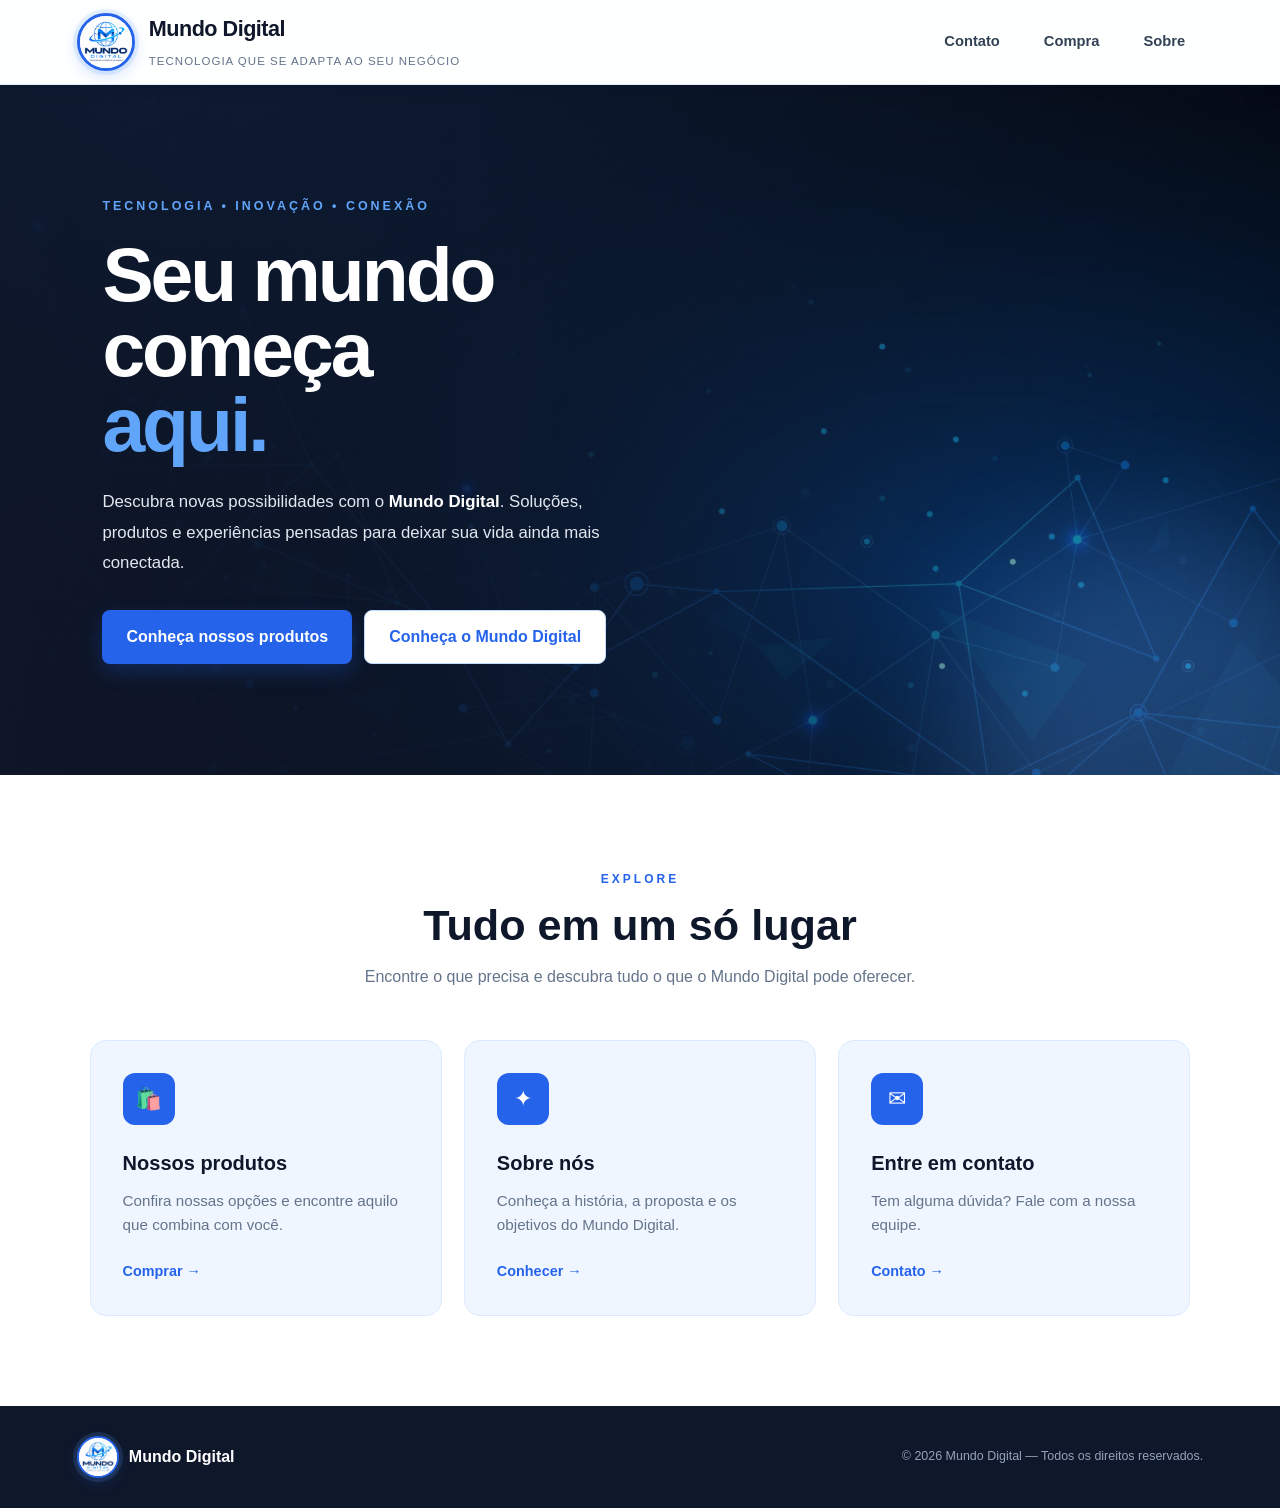
<file: Mundo Digital/index.html>
<!DOCTYPE html>
<html lang="pt-BR">

<head>
    <meta charset="UTF-8">
    <meta name="viewport" content="width=device-width, initial-scale=1.0">

    <title>Mundo Digital</title>

    <link rel="stylesheet" href="style.css">
</head>

<body>

    <!-- ================= CABEÇALHO ================= -->

    <header class="topo">

        <!-- LOGO + NOME DA EMPRESA -->
        <div class="marca">

            <div class="logo-redonda">
                <img src="./hello/lg.png" alt="Logo Mundo Digital">
            </div>

            <div class="nome-empresa">
                <h1>Mundo Digital</h1>
                <span>Tecnologia que se adapta ao seu negócio</span>
            </div>

        </div>


        <!-- MENU -->
        <nav class="menu">

            <a href="contato.html">Contato</a>

            <a href="compra.html">Compra</a>

            <a href="sobre.html">Sobre</a>

        </nav>

    </header>


    <!-- ================= ÁREA PRINCIPAL ================= -->

    <main>

        <section class="hero">

            <div class="hero-conteudo">

                <p class="frase-pequena">
                    TECNOLOGIA • INOVAÇÃO • CONEXÃO
                </p>

                <h2>
                    Seu mundo começa<br>
                    <span>aqui.</span>
                </h2>

                <p class="descricao">
                    Descubra novas possibilidades com o
                    <strong>Mundo Digital</strong>.
                    Soluções, produtos e experiências pensadas
                    para deixar sua vida ainda mais conectada.
                </p>

                <div class="botoes-hero">

                    <a href="compra.html" class="botao-principal">
                        Conheça nossos produtos
                    </a>

                    <a href="sobre.html" class="botao-secundario">
                        Conheça o Mundo Digital
                    </a>

                </div>

            </div>

        </section>


        <!-- ================= DESTAQUES ================= -->

        <section class="destaques">

            <div class="titulo-secao">

                <span>EXPLORE</span>

                <h2>
                    Tudo em um só lugar
                </h2>

                <p>
                    Encontre o que precisa e descubra tudo o que
                    o Mundo Digital pode oferecer.
                </p>

            </div>


            <div class="cards-destaque">

                <!-- CARD COMPRA -->
                <a href="compra.html" class="card">

                    <div class="icone">
                        🛍️
                    </div>

                    <h3>
                        Nossos produtos
                    </h3>

                    <p>
                        Confira nossas opções e encontre
                        aquilo que combina com você.
                    </p>

                    <span class="link-card">
                        Comprar →
                    </span>

                </a>


                <!-- CARD SOBRE -->
                <a href="sobre.html" class="card">

                    <div class="icone">
                        ✦
                    </div>

                    <h3>
                        Sobre nós
                    </h3>

                    <p>
                        Conheça a história, a proposta e
                        os objetivos do Mundo Digital.
                    </p>

                    <span class="link-card">
                        Conhecer →
                    </span>

                </a>


                <!-- CARD CONTATO -->
                <a href="contato.html" class="card">

                    <div class="icone">
                        ✉
                    </div>

                    <h3>
                        Entre em contato
                    </h3>

                    <p>
                        Tem alguma dúvida? Fale com a
                        nossa equipe.
                    </p>

                    <span class="link-card">
                        Contato →
                    </span>

                </a>

            </div>

        </section>

    </main>


    <!-- ================= RODAPÉ ================= -->

    <footer class="rodape">

        <div class="rodape-marca">

            <div class="logo-redonda pequeno">
                <img src="./hello/lg.png" alt="Logo Mundo Digital">
            </div>

            <span>Mundo Digital</span>

        </div>

        <p>
            © 2026 Mundo Digital — Todos os direitos reservados.
        </p>

    </footer>


</body>

</html>
</file>
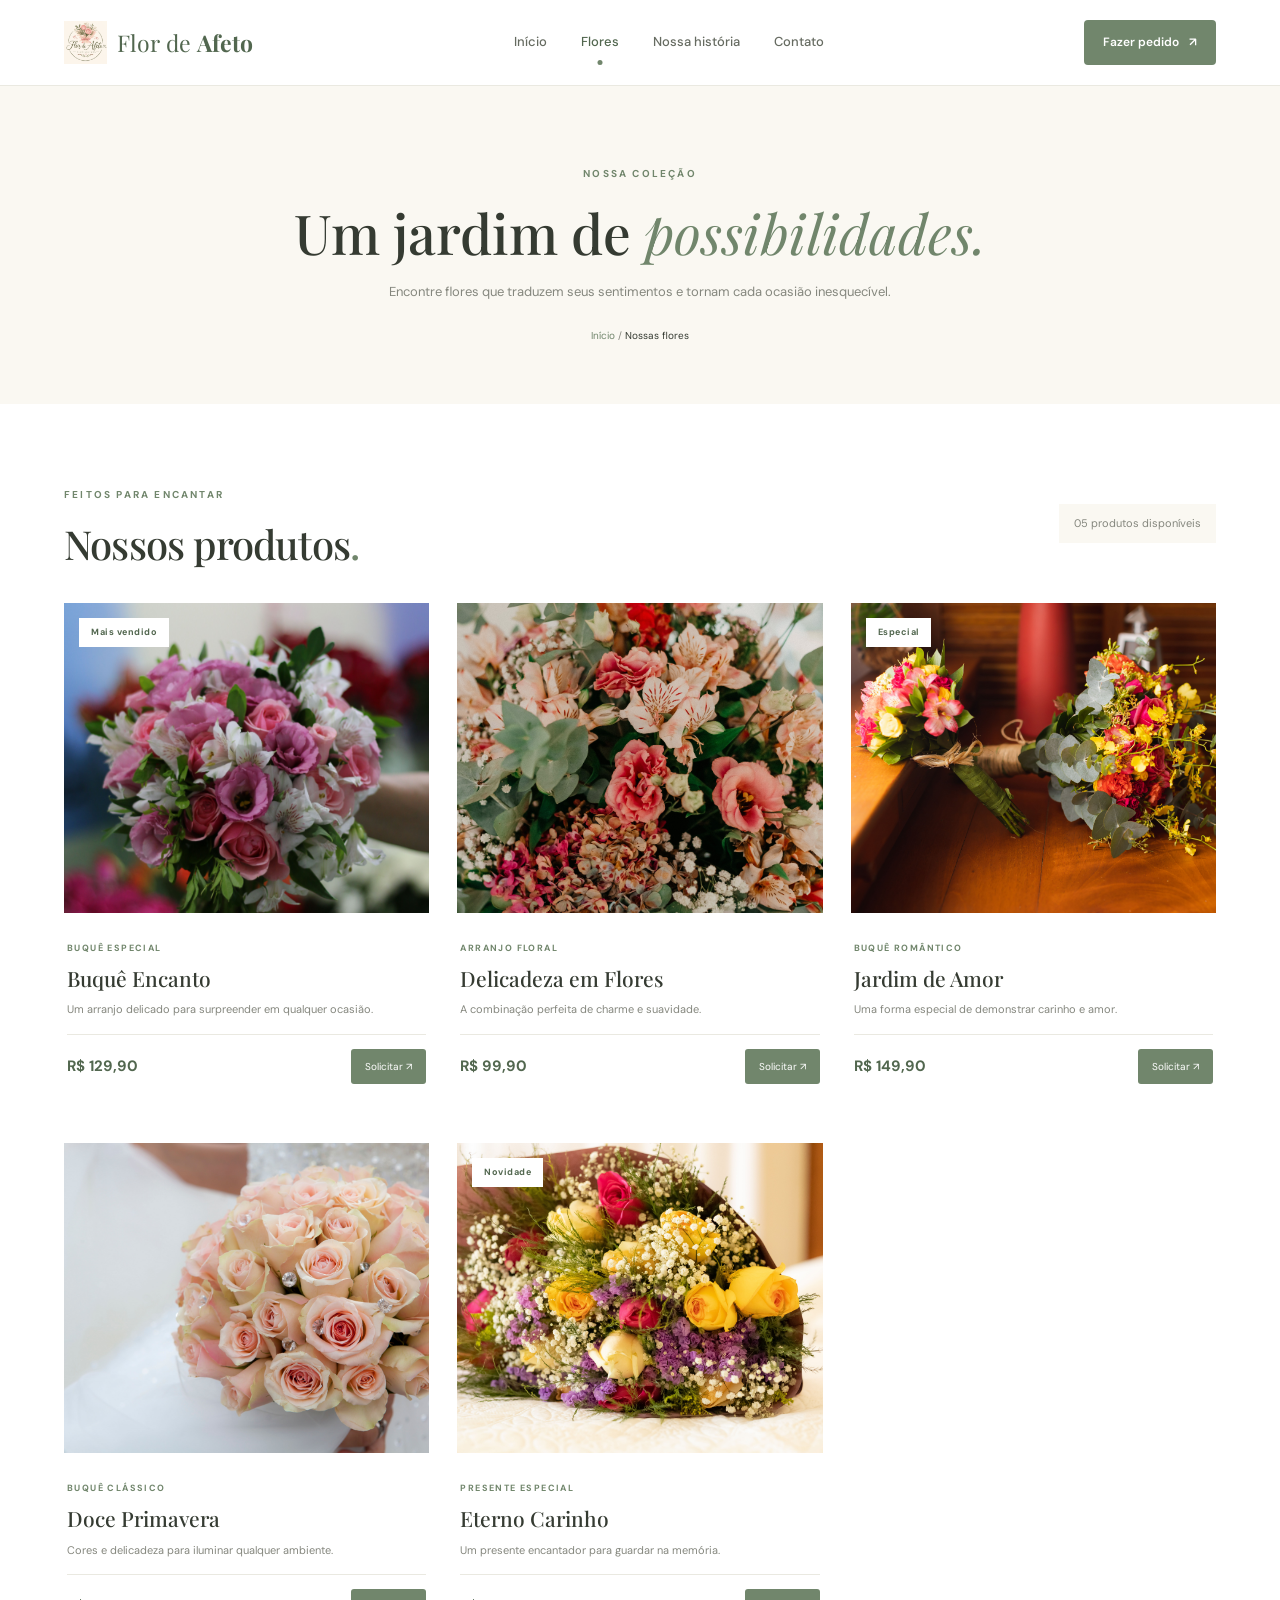
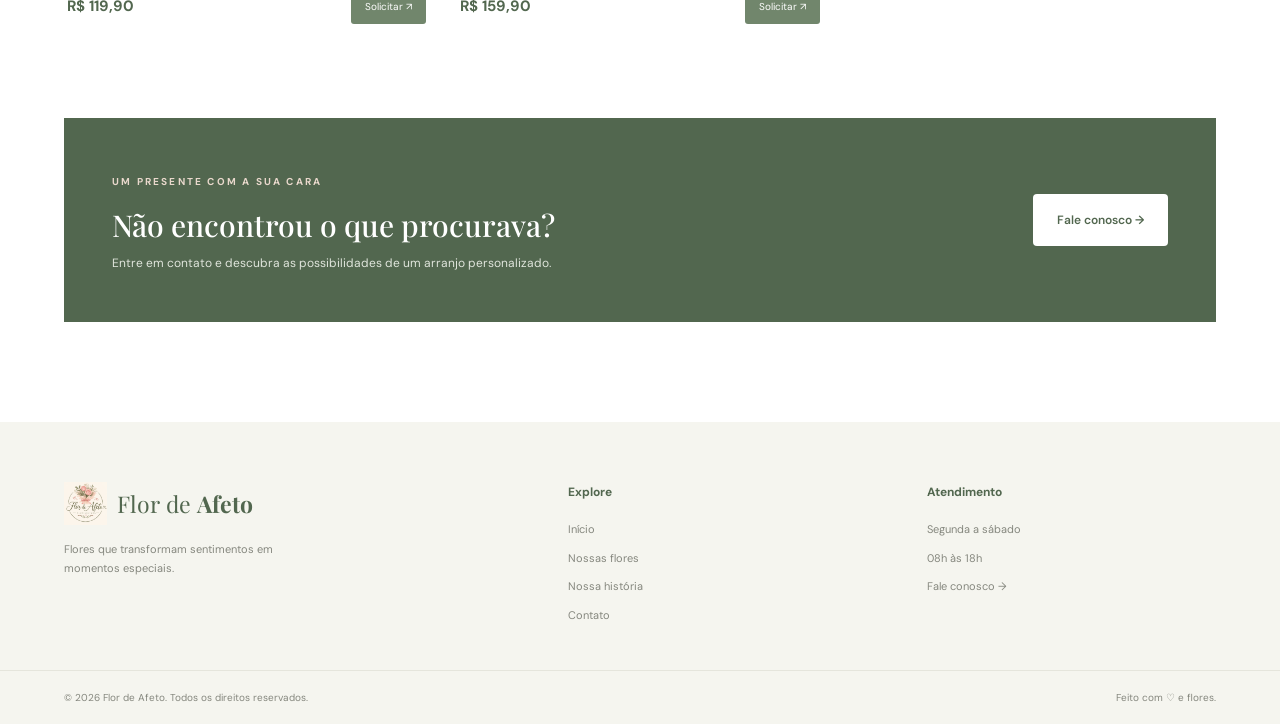
<file: Floricultura/compra.html>
<!DOCTYPE html>
<html lang="pt-br">
<head>
    <meta charset="UTF-8">
    <meta name="viewport" content="width=device-width, initial-scale=1.0">
    <title>Nossas Flores | Flor de Afeto</title>
    <link rel="stylesheet" href="style.css">
    <link rel="preconnect" href="https://fonts.googleapis.com">
    <link href="https://fonts.googleapis.com/css2?family=DM+Sans:wght@400;500;600;700&family=Playfair+Display:wght@400;500;600;700&display=swap" rel="stylesheet">
</head>
<body>

<header class="header">
    <div class="container nav-container">
        <a href="index.html" class="brand">
            <img src="imagem/logo.png" alt="Flor de Afeto">
            <span>Flor de <strong>Afeto</strong></span>
        </a>

        <nav class="navigation">
            <a href="index.html">Início</a>
            <a href="compra.html" class="active">Flores</a>
            <a href="sobre.html">Nossa história</a>
            <a href="contato.html">Contato</a>
        </nav>

        <a href="contato.html" class="nav-button">Fazer pedido <span>↗</span></a>
    </div>
</header>

<main>

    <section class="page-hero">
        <div class="container">
            <span class="eyebrow">NOSSA COLEÇÃO</span>
            <h1>Um jardim de <em>possibilidades.</em></h1>
            <p>Encontre flores que traduzem seus sentimentos e tornam cada ocasião inesquecível.</p>
            <div class="breadcrumb">
                <a href="index.html">Início</a> / <span>Nossas flores</span>
            </div>
        </div>
    </section>

    <section class="section catalog-section">
        <div class="container">

            <div class="catalog-heading">
                <div>
                    <span class="eyebrow">FEITOS PARA ENCANTAR</span>
                    <h2>Nossos produtos<span>.</span></h2>
                </div>
                <span class="catalog-count">05 produtos disponíveis</span>
            </div>

            <div class="products-grid catalog-grid">

                <article class="product-card">
                    <div class="product-image">
                        <span class="product-tag">Mais vendido</span>
                        <img src="imagem/1.jpg" alt="Buquê Encanto">
                    </div>
                    <div class="product-info">
                        <span class="product-category">BUQUÊ ESPECIAL</span>
                        <h3>Buquê Encanto</h3>
                        <p class="product-description">Um arranjo delicado para surpreender em qualquer ocasião.</p>
                        <div class="product-bottom">
                            <strong>R$ 129,90</strong>
                            <a href="contato.html" class="buy-link">Solicitar ↗</a>
                        </div>
                    </div>
                </article>

                <article class="product-card">
                    <div class="product-image">
                        <img src="imagem/2.jpg" alt="Delicadeza em Flores">
                    </div>
                    <div class="product-info">
                        <span class="product-category">ARRANJO FLORAL</span>
                        <h3>Delicadeza em Flores</h3>
                        <p class="product-description">A combinação perfeita de charme e suavidade.</p>
                        <div class="product-bottom">
                            <strong>R$ 99,90</strong>
                            <a href="contato.html" class="buy-link">Solicitar ↗</a>
                        </div>
                    </div>
                </article>

                <article class="product-card">
                    <div class="product-image">
                        <span class="product-tag">Especial</span>
                        <img src="imagem/3.jpg" alt="Jardim de Amor">
                    </div>
                    <div class="product-info">
                        <span class="product-category">BUQUÊ ROMÂNTICO</span>
                        <h3>Jardim de Amor</h3>
                        <p class="product-description">Uma forma especial de demonstrar carinho e amor.</p>
                        <div class="product-bottom">
                            <strong>R$ 149,90</strong>
                            <a href="contato.html" class="buy-link">Solicitar ↗</a>
                        </div>
                    </div>
                </article>

                <article class="product-card">
                    <div class="product-image">
                        <img src="imagem/4.jpg" alt="Doce Primavera">
                    </div>
                    <div class="product-info">
                        <span class="product-category">BUQUÊ CLÁSSICO</span>
                        <h3>Doce Primavera</h3>
                        <p class="product-description">Cores e delicadeza para iluminar qualquer ambiente.</p>
                        <div class="product-bottom">
                            <strong>R$ 119,90</strong>
                            <a href="contato.html" class="buy-link">Solicitar ↗</a>
                        </div>
                    </div>
                </article>

                <article class="product-card">
                    <div class="product-image">
                        <span class="product-tag">Novidade</span>
                        <img src="imagem/5.jpg" alt="Eterno Carinho">
                    </div>
                    <div class="product-info">
                        <span class="product-category">PRESENTE ESPECIAL</span>
                        <h3>Eterno Carinho</h3>
                        <p class="product-description">Um presente encantador para guardar na memória.</p>
                        <div class="product-bottom">
                            <strong>R$ 159,90</strong>
                            <a href="contato.html" class="buy-link">Solicitar ↗</a>
                        </div>
                    </div>
                </article>

            </div>

            <div class="order-banner">
                <div>
                    <span class="eyebrow light">UM PRESENTE COM A SUA CARA</span>
                    <h2>Não encontrou o que procurava?</h2>
                    <p>Entre em contato e descubra as possibilidades de um arranjo personalizado.</p>
                </div>
                <a href="contato.html" class="btn btn-light">Fale conosco →</a>
            </div>

        </div>
    </section>

</main>

<footer class="footer">
    <div class="container footer-content">
        <div>
            <a href="index.html" class="brand footer-brand">
                <img src="imagem/logo.png" alt="Flor de Afeto">
                <span>Flor de <strong>Afeto</strong></span>
            </a>
            <p>Flores que transformam sentimentos em momentos especiais.</p>
        </div>
        <div class="footer-links">
            <strong>Explore</strong>
            <a href="index.html">Início</a>
            <a href="compra.html">Nossas flores</a>
            <a href="sobre.html">Nossa história</a>
            <a href="contato.html">Contato</a>
        </div>
        <div class="footer-links">
            <strong>Atendimento</strong>
            <span>Segunda a sábado</span>
            <span>08h às 18h</span>
            <a href="contato.html">Fale conosco →</a>
        </div>
    </div>
    <div class="footer-bottom">
        <div class="container">
            © 2026 Flor de Afeto. Todos os direitos reservados.
            <span>Feito com ♡ e flores.</span>
        </div>
    </div>
</footer>

</body>
</html>
</file>
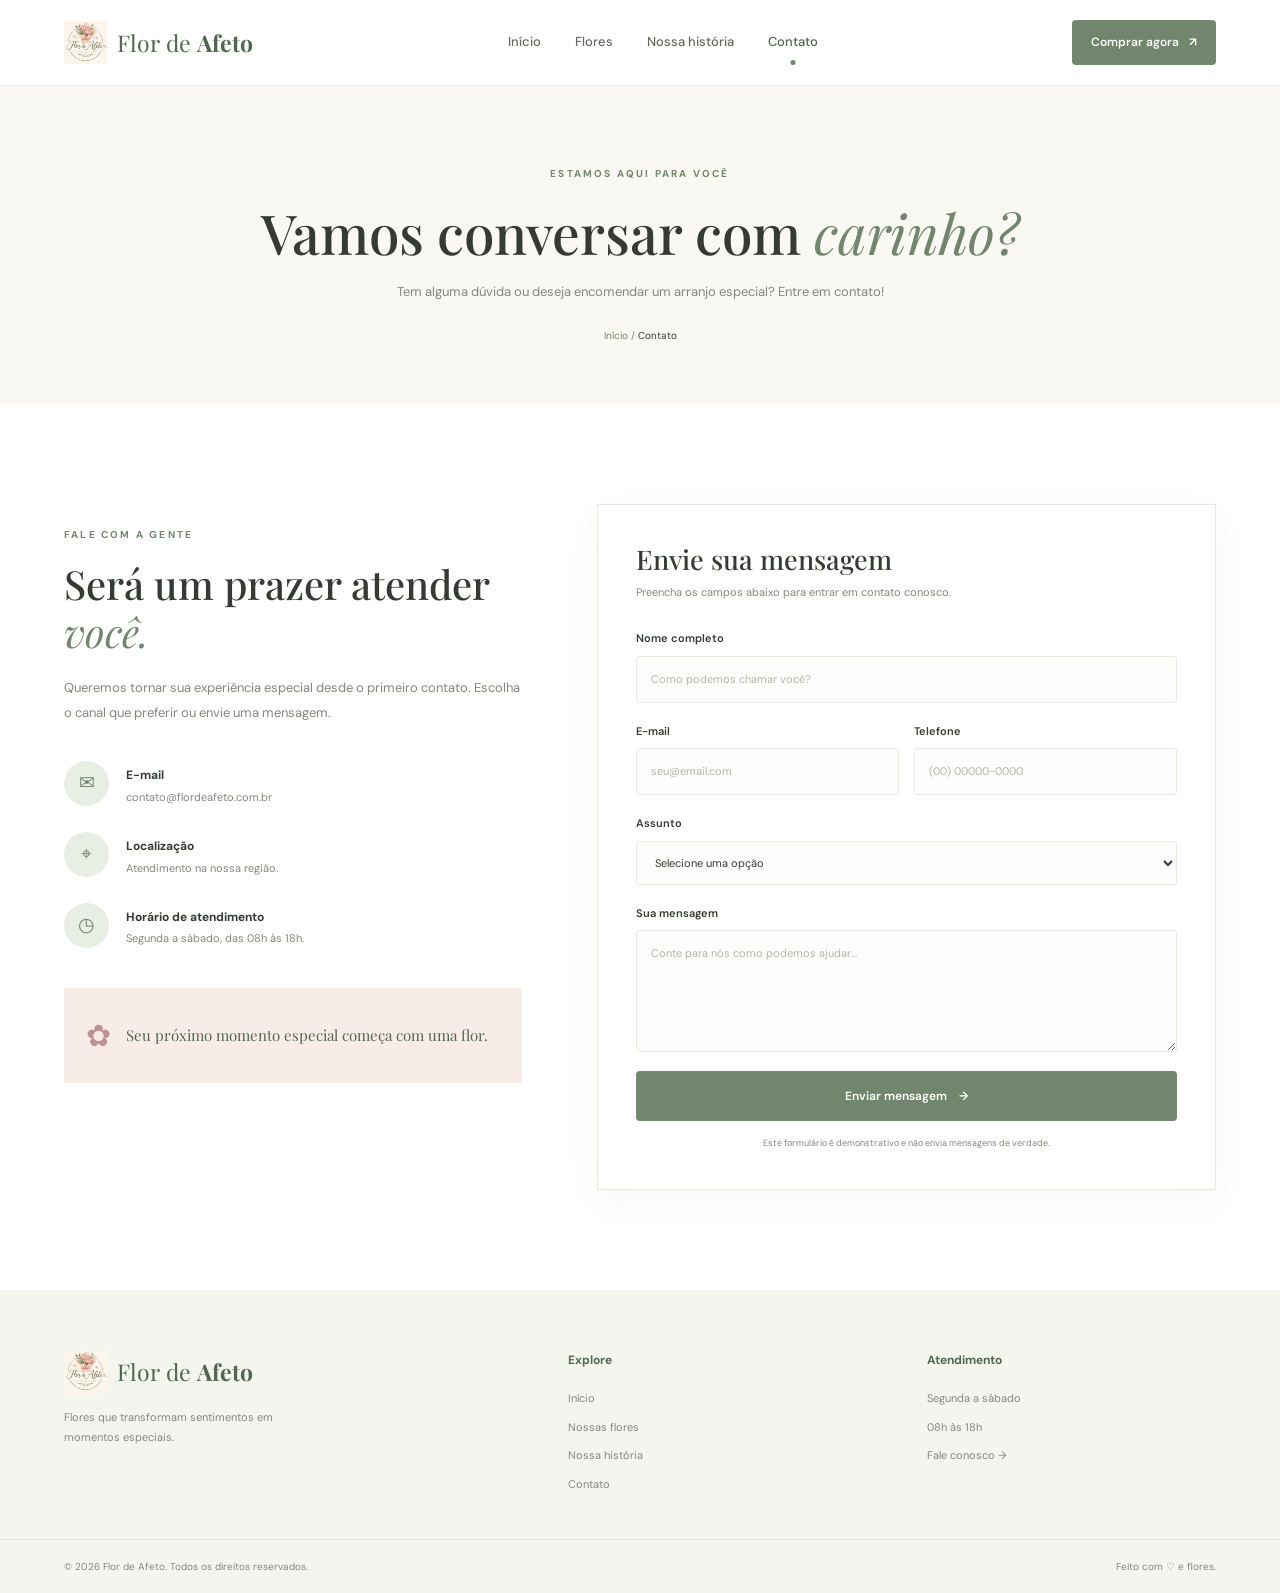
<file: Floricultura/contato.html>
<!DOCTYPE html>
<html lang="pt-br">
<head>
    <meta charset="UTF-8">
    <meta name="viewport" content="width=device-width, initial-scale=1.0">
    <title>Contato | Flor de Afeto</title>
    <link rel="stylesheet" href="style.css">
    <link rel="preconnect" href="https://fonts.googleapis.com">
    <link href="https://fonts.googleapis.com/css2?family=DM+Sans:wght@400;500;600;700&family=Playfair+Display:wght@400;500;600;700&display=swap" rel="stylesheet">
</head>
<body>

<header class="header">
    <div class="container nav-container">
        <a href="index.html" class="brand">
            <img src="imagem/logo.png" alt="Flor de Afeto">
            <span>Flor de <strong>Afeto</strong></span>
        </a>
        <nav class="navigation">
            <a href="index.html">Início</a>
            <a href="compra.html">Flores</a>
            <a href="sobre.html">Nossa história</a>
            <a href="contato.html" class="active">Contato</a>
        </nav>
        <a href="compra.html" class="nav-button">Comprar agora <span>↗</span></a>
    </div>
</header>

<main>

    <section class="page-hero">
        <div class="container">
            <span class="eyebrow">ESTAMOS AQUI PARA VOCÊ</span>
            <h1>Vamos conversar com <em>carinho?</em></h1>
            <p>Tem alguma dúvida ou deseja encomendar um arranjo especial? Entre em contato!</p>
            <div class="breadcrumb">
                <a href="index.html">Início</a> / <span>Contato</span>
            </div>
        </div>
    </section>

    <section class="section">
        <div class="container contact-grid">

            <div class="contact-info">
                <span class="eyebrow">FALE COM A GENTE</span>
                <h2>Será um prazer atender <em>você.</em></h2>
                <p>
                    Queremos tornar sua experiência especial desde o primeiro contato.
                    Escolha o canal que preferir ou envie uma mensagem.
                </p>

                <div class="contact-item">
                    <span class="contact-icon">✉</span>
                    <div>
                        <strong>E-mail</strong>
                        <p>contato@flordeafeto.com.br</p>
                    </div>
                </div>

                <div class="contact-item">
                    <span class="contact-icon">⌖</span>
                    <div>
                        <strong>Localização</strong>
                        <p>Atendimento na nossa região.</p>
                    </div>
                </div>

                <div class="contact-item">
                    <span class="contact-icon">◷</span>
                    <div>
                        <strong>Horário de atendimento</strong>
                        <p>Segunda a sábado, das 08h às 18h.</p>
                    </div>
                </div>

                <div class="contact-decoration">
                    <span>✿</span>
                    <p>Seu próximo momento especial começa com uma flor.</p>
                </div>
            </div>

            <div class="contact-form-card">
                <h3>Envie sua mensagem</h3>
                <p>Preencha os campos abaixo para entrar em contato conosco.</p>

                <form action="#" method="get">

                    <div class="form-group">
                        <label for="nome">Nome completo</label>
                        <input type="text" id="nome" name="nome" placeholder="Como podemos chamar você?" required>
                    </div>

                    <div class="form-row">
                        <div class="form-group">
                            <label for="email">E-mail</label>
                            <input type="email" id="email" name="email" placeholder="seu@email.com" required>
                        </div>

                        <div class="form-group">
                            <label for="telefone">Telefone</label>
                            <input type="tel" id="telefone" name="telefone" placeholder="(00) 00000-0000">
                        </div>
                    </div>

                    <div class="form-group">
                        <label for="assunto">Assunto</label>
                        <select id="assunto" name="assunto" required>
                            <option value="">Selecione uma opção</option>
                            <option>Quero fazer um pedido</option>
                            <option>Personalizar um arranjo</option>
                            <option>Consultar disponibilidade</option>
                            <option>Tenho uma dúvida</option>
                            <option>Outro assunto</option>
                        </select>
                    </div>

                    <div class="form-group">
                        <label for="mensagem">Sua mensagem</label>
                        <textarea id="mensagem" name="mensagem" rows="5" placeholder="Conte para nós como podemos ajudar..." required></textarea>
                    </div>

                    <button type="submit" class="btn btn-primary form-button">
                        Enviar mensagem <span>→</span>
                    </button>

                    <small class="form-disclaimer">
                        Este formulário é demonstrativo e não envia mensagens de verdade.
                    </small>

                </form>
            </div>

        </div>
    </section>

</main>

<footer class="footer">
    <div class="container footer-content">
        <div>
            <a href="index.html" class="brand footer-brand">
                <img src="imagem/logo.png" alt="Flor de Afeto">
                <span>Flor de <strong>Afeto</strong></span>
            </a>
            <p>Flores que transformam sentimentos em momentos especiais.</p>
        </div>
        <div class="footer-links">
            <strong>Explore</strong>
            <a href="index.html">Início</a>
            <a href="compra.html">Nossas flores</a>
            <a href="sobre.html">Nossa história</a>
            <a href="contato.html">Contato</a>
        </div>
        <div class="footer-links">
            <strong>Atendimento</strong>
            <span>Segunda a sábado</span>
            <span>08h às 18h</span>
            <a href="contato.html">Fale conosco →</a>
        </div>
    </div>
    <div class="footer-bottom">
        <div class="container">
            © 2026 Flor de Afeto. Todos os direitos reservados.
            <span>Feito com ♡ e flores.</span>
        </div>
    </div>
</footer>

</body>
</html>
</file>
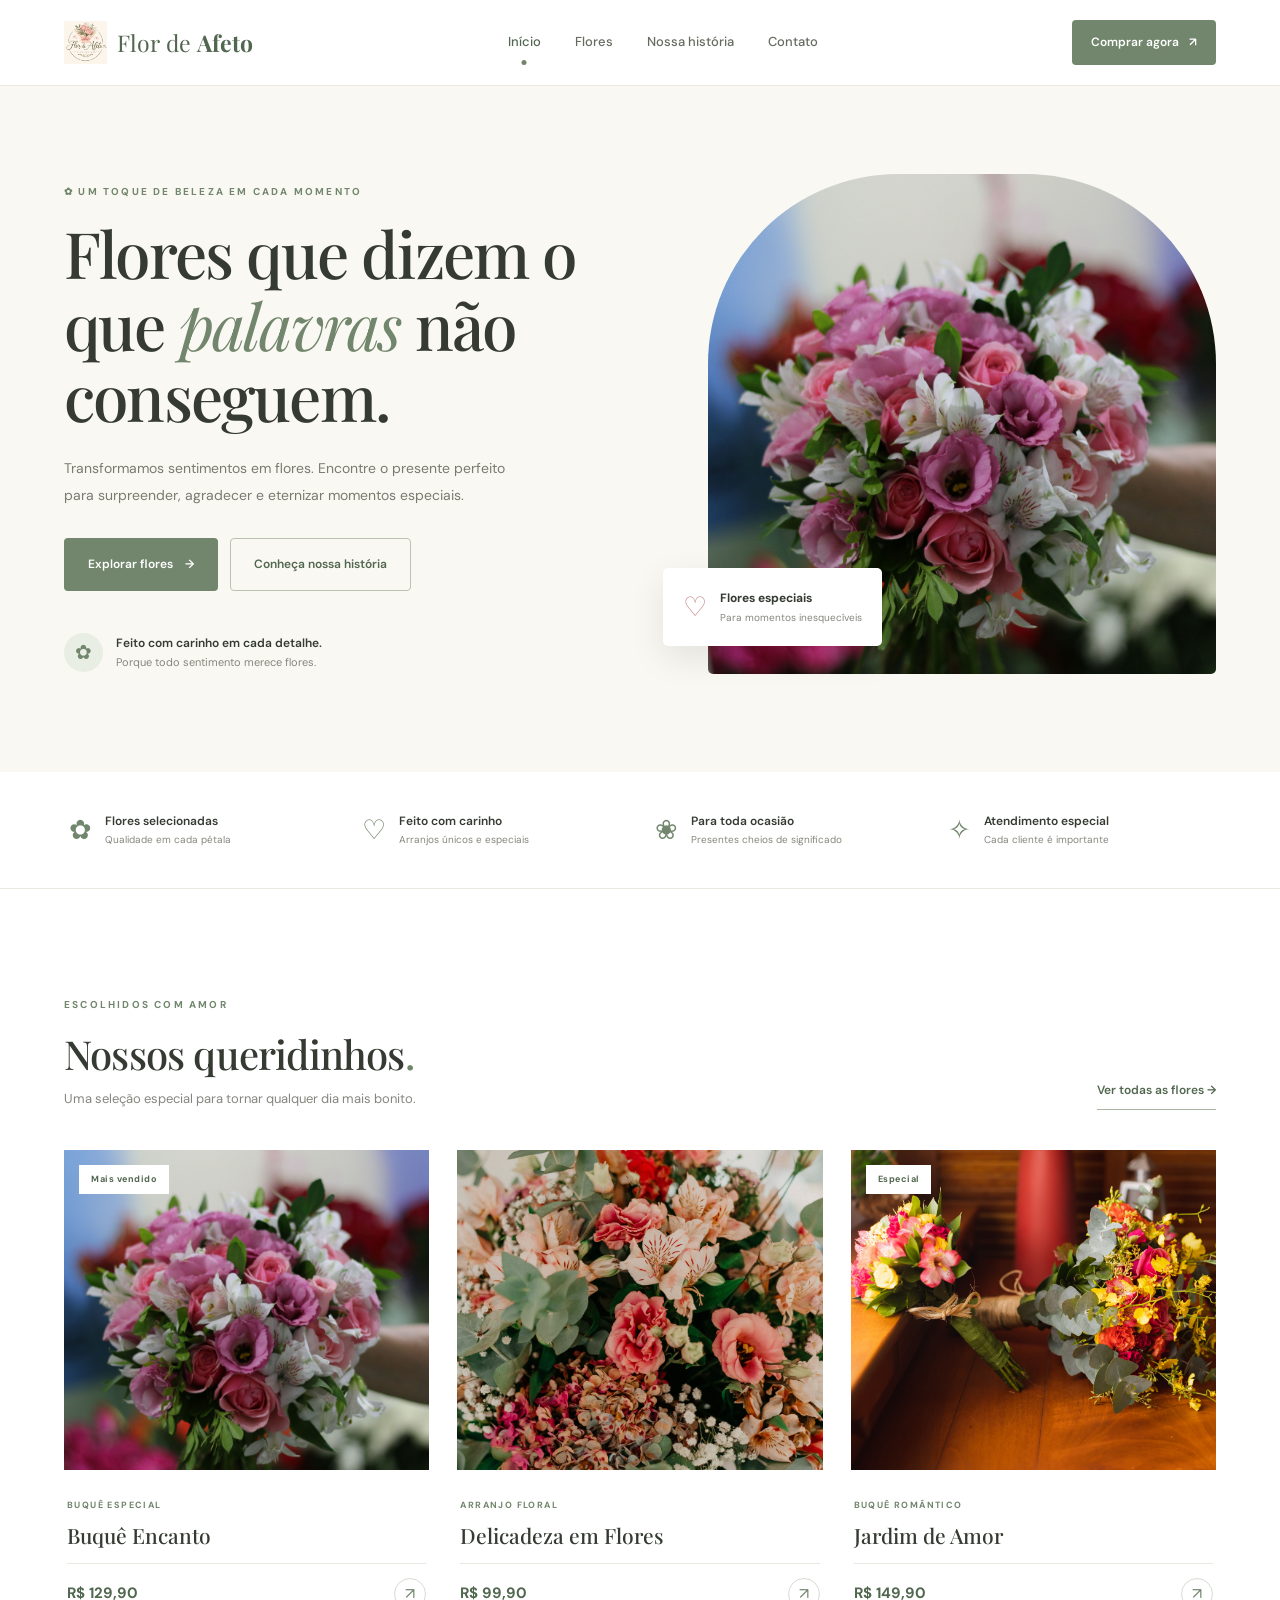
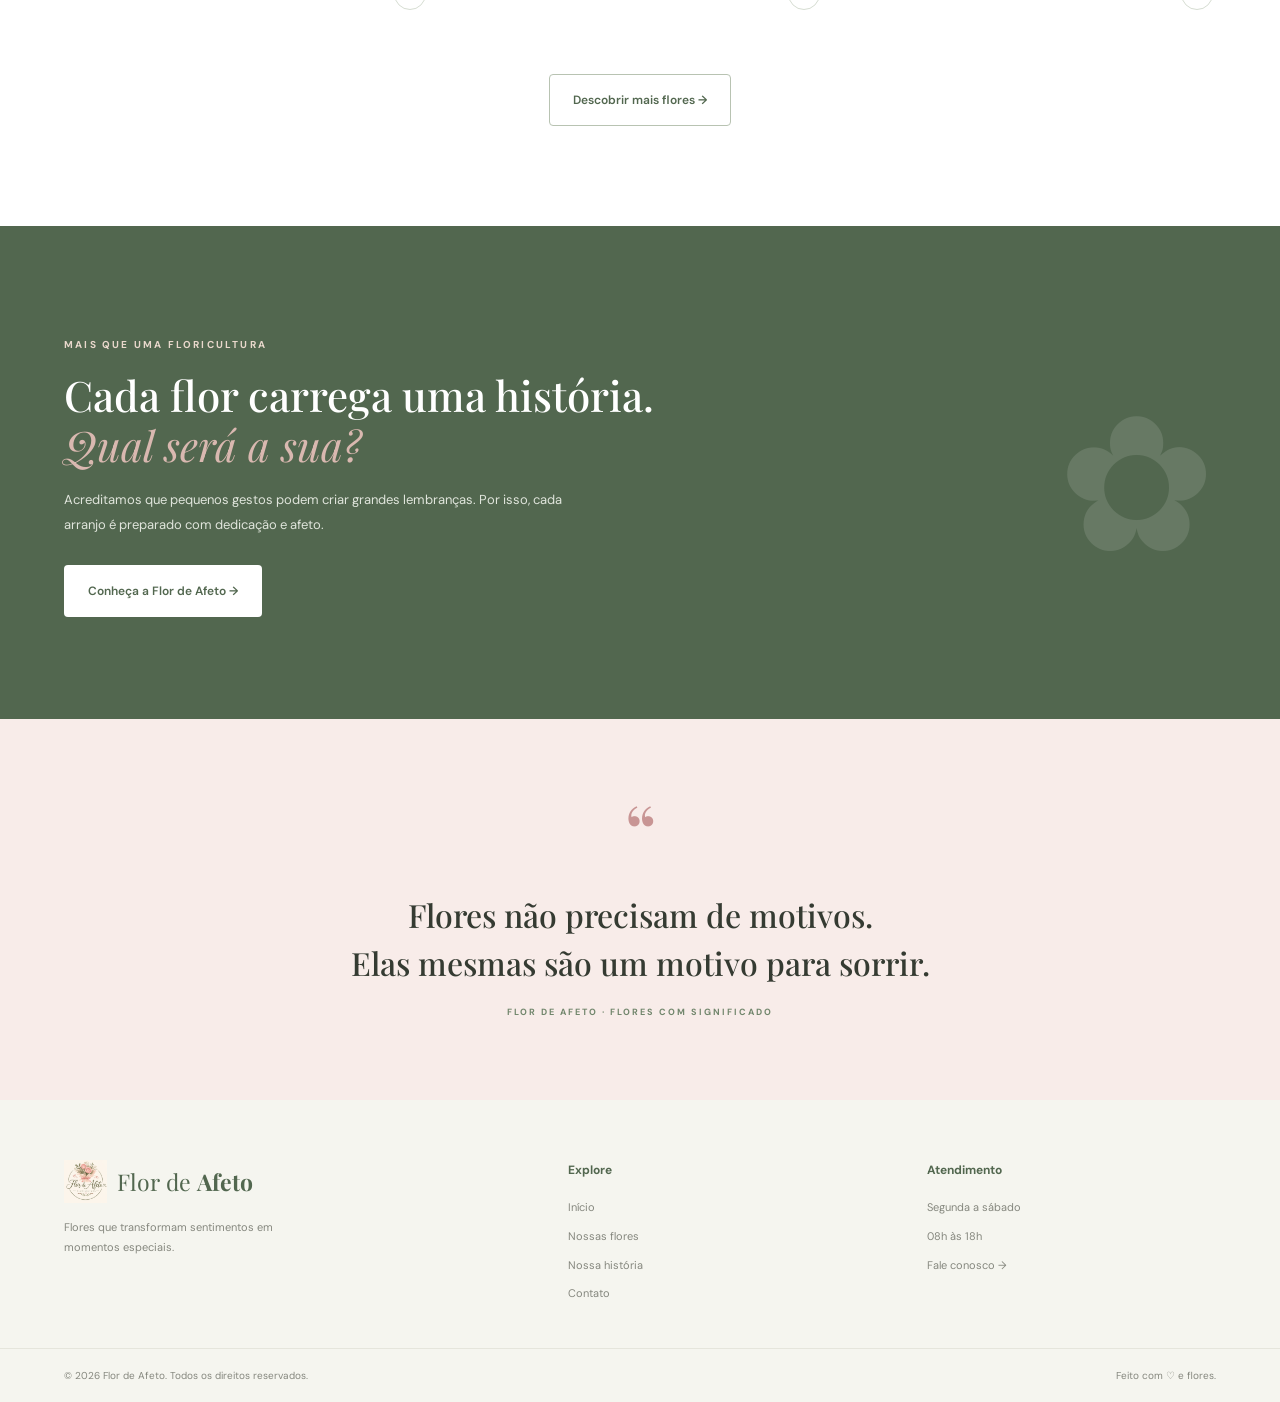
<file: Floricultura/index..html>
<!DOCTYPE html>
<html lang="pt-br">
<head>
    <meta charset="UTF-8">
    <meta name="viewport" content="width=device-width, initial-scale=1.0">
    <title>Flor de Afeto | Flores com significado</title>
    <link rel="stylesheet" href="style.css">
    <link rel="preconnect" href="https://fonts.googleapis.com">
    <link rel="preconnect" href="https://fonts.gstatic.com" crossorigin>
    <link href="https://fonts.googleapis.com/css2?family=DM+Sans:wght@400;500;600;700&family=Playfair+Display:wght@400;500;600;700&display=swap" rel="stylesheet">
</head>
<body>

<header class="header">
    <div class="container nav-container">
        <a href="index.html" class="brand">
            <img src="imagem/logo.png" alt="Flor de Afeto">
            <span>Flor de <strong>Afeto</strong></span>
        </a>

        <nav class="navigation">
            <a href="index.html" class="active">Início</a>
            <a href="compra.html">Flores</a>
            <a href="sobre.html">Nossa história</a>
            <a href="contato.html">Contato</a>
        </nav>

        <a href="compra.html" class="nav-button">Comprar agora <span>↗</span></a>
    </div>
</header>

<main>

    <section class="hero">
        <div class="container hero-content">
            <div class="hero-text">
                <span class="eyebrow">✿ UM TOQUE DE BELEZA EM CADA MOMENTO</span>

                <h1>Flores que dizem o que <em>palavras</em> não conseguem.</h1>

                <p>
                    Transformamos sentimentos em flores.
                    Encontre o presente perfeito para surpreender,
                    agradecer e eternizar momentos especiais.
                </p>

                <div class="hero-buttons">
                    <a href="compra.html" class="btn btn-primary">Explorar flores <span>→</span></a>
                    <a href="sobre.html" class="btn btn-outline">Conheça nossa história</a>
                </div>

                <div class="hero-note">
                    <span class="note-icon">✿</span>
                    <div>
                        <strong>Feito com carinho em cada detalhe.</strong>
                        <small>Porque todo sentimento merece flores.</small>
                    </div>
                </div>
            </div>

            <div class="hero-image">
                <img src="imagem/1.jpg" alt="Arranjo floral Flor de Afeto">
                <div class="floating-card">
                    <span>♡</span>
                    <div>
                        <strong>Flores especiais</strong>
                        <small>Para momentos inesquecíveis</small>
                    </div>
                </div>
            </div>
        </div>
    </section>

    <section class="benefits">
        <div class="container benefits-grid">
            <div class="benefit">
                <span>✿</span>
                <div>
                    <strong>Flores selecionadas</strong>
                    <small>Qualidade em cada pétala</small>
                </div>
            </div>

            <div class="benefit">
                <span>♡</span>
                <div>
                    <strong>Feito com carinho</strong>
                    <small>Arranjos únicos e especiais</small>
                </div>
            </div>

            <div class="benefit">
                <span>❀</span>
                <div>
                    <strong>Para toda ocasião</strong>
                    <small>Presentes cheios de significado</small>
                </div>
            </div>

            <div class="benefit">
                <span>✧</span>
                <div>
                    <strong>Atendimento especial</strong>
                    <small>Cada cliente é importante</small>
                </div>
            </div>
        </div>
    </section>

    <section class="section">
        <div class="container">
            <div class="section-heading">
                <div>
                    <span class="eyebrow">ESCOLHIDOS COM AMOR</span>
                    <h2>Nossos queridinhos<span>.</span></h2>
                    <p>Uma seleção especial para tornar qualquer dia mais bonito.</p>
                </div>

                <a href="compra.html" class="text-link">Ver todas as flores →</a>
            </div>

            <div class="products-grid">

                <article class="product-card">
                    <div class="product-image">
                        <span class="product-tag">Mais vendido</span>
                        <img src="imagem/1.jpg" alt="Buquê Encanto">
                    </div>
                    <div class="product-info">
                        <span class="product-category">BUQUÊ ESPECIAL</span>
                        <h3>Buquê Encanto</h3>
                        <div class="product-bottom">
                            <strong>R$ 129,90</strong>
                            <a href="compra.html" aria-label="Comprar Buquê Encanto">↗</a>
                        </div>
                    </div>
                </article>

                <article class="product-card">
                    <div class="product-image">
                        <img src="imagem/2.jpg" alt="Delicadeza em Flores">
                    </div>
                    <div class="product-info">
                        <span class="product-category">ARRANJO FLORAL</span>
                        <h3>Delicadeza em Flores</h3>
                        <div class="product-bottom">
                            <strong>R$ 99,90</strong>
                            <a href="compra.html" aria-label="Comprar Delicadeza em Flores">↗</a>
                        </div>
                    </div>
                </article>

                <article class="product-card">
                    <div class="product-image">
                        <span class="product-tag">Especial</span>
                        <img src="imagem/3.jpg" alt="Jardim de Amor">
                    </div>
                    <div class="product-info">
                        <span class="product-category">BUQUÊ ROMÂNTICO</span>
                        <h3>Jardim de Amor</h3>
                        <div class="product-bottom">
                            <strong>R$ 149,90</strong>
                            <a href="compra.html" aria-label="Comprar Jardim de Amor">↗</a>
                        </div>
                    </div>
                </article>

            </div>

            <div class="center-button">
                <a href="compra.html" class="btn btn-outline">Descobrir mais flores →</a>
            </div>
        </div>
    </section>

    <section class="about-banner">
        <div class="container about-banner-content">
            <div>
                <span class="eyebrow light">MAIS QUE UMA FLORICULTURA</span>
                <h2>Cada flor carrega uma história. <em>Qual será a sua?</em></h2>
                <p>
                    Acreditamos que pequenos gestos podem criar grandes lembranças.
                    Por isso, cada arranjo é preparado com dedicação e afeto.
                </p>
                <a href="sobre.html" class="btn btn-light">Conheça a Flor de Afeto →</a>
            </div>
            <div class="banner-decoration">✿</div>
        </div>
    </section>

    <section class="section quote-section">
        <div class="container">
            <span class="quote-symbol">“</span>
            <h2>Flores não precisam de motivos.<br>Elas mesmas são um motivo para sorrir.</h2>
            <p>FLOR DE AFETO · FLORES COM SIGNIFICADO</p>
        </div>
    </section>

</main>

<footer class="footer">
    <div class="container footer-content">
        <div>
            <a href="index.html" class="brand footer-brand">
                <img src="imagem/logo.png" alt="Flor de Afeto">
                <span>Flor de <strong>Afeto</strong></span>
            </a>
            <p>Flores que transformam sentimentos em momentos especiais.</p>
        </div>

        <div class="footer-links">
            <strong>Explore</strong>
            <a href="index.html">Início</a>
            <a href="compra.html">Nossas flores</a>
            <a href="sobre.html">Nossa história</a>
            <a href="contato.html">Contato</a>
        </div>

        <div class="footer-links">
            <strong>Atendimento</strong>
            <span>Segunda a sábado</span>
            <span>08h às 18h</span>
            <a href="contato.html">Fale conosco →</a>
        </div>
    </div>

    <div class="footer-bottom">
        <div class="container">
            © 2026 Flor de Afeto. Todos os direitos reservados.
            <span>Feito com ♡ e flores.</span>
        </div>
    </div>
</footer>

</body>
</html>
</file>
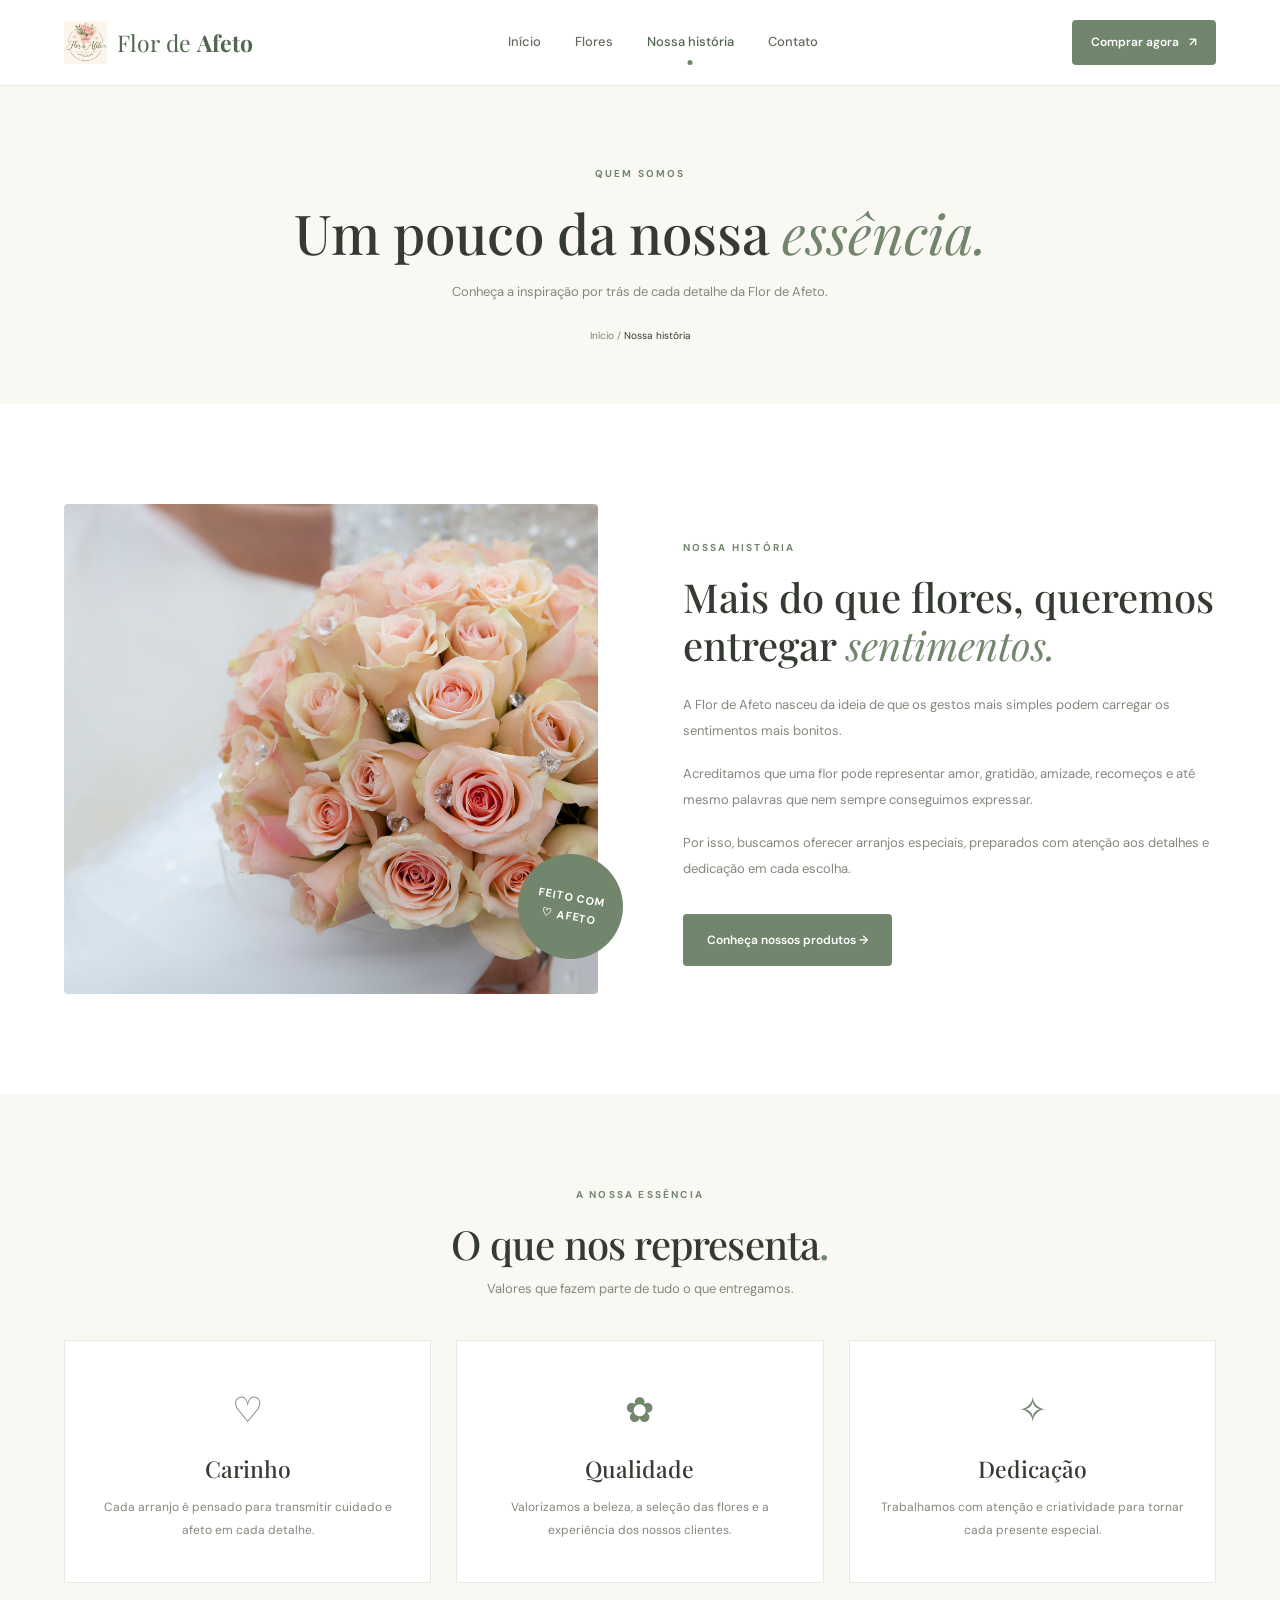
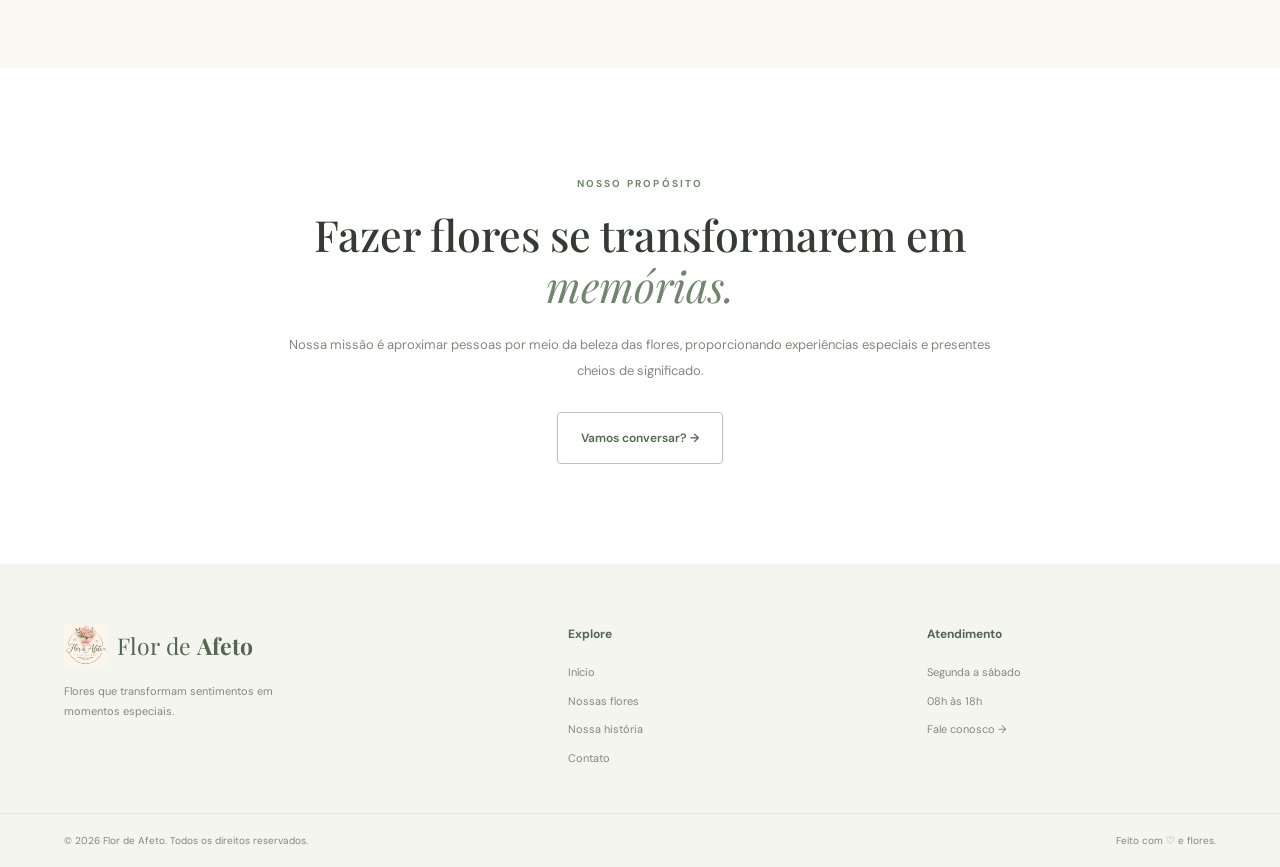
<file: Floricultura/sobre.html>
<!DOCTYPE html>
<html lang="pt-br">
<head>
    <meta charset="UTF-8">
    <meta name="viewport" content="width=device-width, initial-scale=1.0">
    <title>Sobre Nós | Flor de Afeto</title>
    <link rel="stylesheet" href="style.css">
    <link rel="preconnect" href="https://fonts.googleapis.com">
    <link href="https://fonts.googleapis.com/css2?family=DM+Sans:wght@400;500;600;700&family=Playfair+Display:wght@400;500;600;700&display=swap" rel="stylesheet">
</head>
<body>

<header class="header">
    <div class="container nav-container">
        <a href="index.html" class="brand">
            <img src="imagem/logo.png" alt="Flor de Afeto">
            <span>Flor de <strong>Afeto</strong></span>
        </a>
        <nav class="navigation">
            <a href="index.html">Início</a>
            <a href="compra.html">Flores</a>
            <a href="sobre.html" class="active">Nossa história</a>
            <a href="contato.html">Contato</a>
        </nav>
        <a href="compra.html" class="nav-button">Comprar agora <span>↗</span></a>
    </div>
</header>

<main>

    <section class="page-hero">
        <div class="container">
            <span class="eyebrow">QUEM SOMOS</span>
            <h1>Um pouco da nossa <em>essência.</em></h1>
            <p>Conheça a inspiração por trás de cada detalhe da Flor de Afeto.</p>
            <div class="breadcrumb">
                <a href="index.html">Início</a> / <span>Nossa história</span>
            </div>
        </div>
    </section>

    <section class="section">
        <div class="container story-grid">
            <div class="story-image">
                <img src="imagem/4.jpg" alt="Flores da Flor de Afeto">
                <div class="story-stamp">FEITO COM<br>♡ AFETO</div>
            </div>

            <div class="story-text">
                <span class="eyebrow">NOSSA HISTÓRIA</span>
                <h2>Mais do que flores, queremos entregar <em>sentimentos.</em></h2>

                <p>
                    A Flor de Afeto nasceu da ideia de que os gestos mais simples
                    podem carregar os sentimentos mais bonitos.
                </p>

                <p>
                    Acreditamos que uma flor pode representar amor, gratidão,
                    amizade, recomeços e até mesmo palavras que nem sempre
                    conseguimos expressar.
                </p>

                <p>
                    Por isso, buscamos oferecer arranjos especiais, preparados
                    com atenção aos detalhes e dedicação em cada escolha.
                </p>

                <a href="compra.html" class="btn btn-primary">Conheça nossos produtos →</a>
            </div>
        </div>
    </section>

    <section class="values-section">
        <div class="container">
            <div class="section-heading centered-heading">
                <div>
                    <span class="eyebrow">A NOSSA ESSÊNCIA</span>
                    <h2>O que nos representa<span>.</span></h2>
                    <p>Valores que fazem parte de tudo o que entregamos.</p>
                </div>
            </div>

            <div class="values-grid">
                <article class="value-card">
                    <span>♡</span>
                    <h3>Carinho</h3>
                    <p>Cada arranjo é pensado para transmitir cuidado e afeto em cada detalhe.</p>
                </article>

                <article class="value-card">
                    <span>✿</span>
                    <h3>Qualidade</h3>
                    <p>Valorizamos a beleza, a seleção das flores e a experiência dos nossos clientes.</p>
                </article>

                <article class="value-card">
                    <span>✧</span>
                    <h3>Dedicação</h3>
                    <p>Trabalhamos com atenção e criatividade para tornar cada presente especial.</p>
                </article>
            </div>
        </div>
    </section>

    <section class="section mission-section">
        <div class="container mission-content">
            <span class="eyebrow">NOSSO PROPÓSITO</span>
            <h2>Fazer flores se transformarem em <em>memórias.</em></h2>
            <p>
                Nossa missão é aproximar pessoas por meio da beleza das flores,
                proporcionando experiências especiais e presentes cheios de significado.
            </p>
            <a href="contato.html" class="btn btn-outline">Vamos conversar? →</a>
        </div>
    </section>

</main>

<footer class="footer">
    <div class="container footer-content">
        <div>
            <a href="index.html" class="brand footer-brand">
                <img src="imagem/logo.png" alt="Flor de Afeto">
                <span>Flor de <strong>Afeto</strong></span>
            </a>
            <p>Flores que transformam sentimentos em momentos especiais.</p>
        </div>
        <div class="footer-links">
            <strong>Explore</strong>
            <a href="index.html">Início</a>
            <a href="compra.html">Nossas flores</a>
            <a href="sobre.html">Nossa história</a>
            <a href="contato.html">Contato</a>
        </div>
        <div class="footer-links">
            <strong>Atendimento</strong>
            <span>Segunda a sábado</span>
            <span>08h às 18h</span>
            <a href="contato.html">Fale conosco →</a>
        </div>
    </div>
    <div class="footer-bottom">
        <div class="container">
            © 2026 Flor de Afeto. Todos os direitos reservados.
            <span>Feito com ♡ e flores.</span>
        </div>
    </div>
</footer>

</body>
</html>
</file>
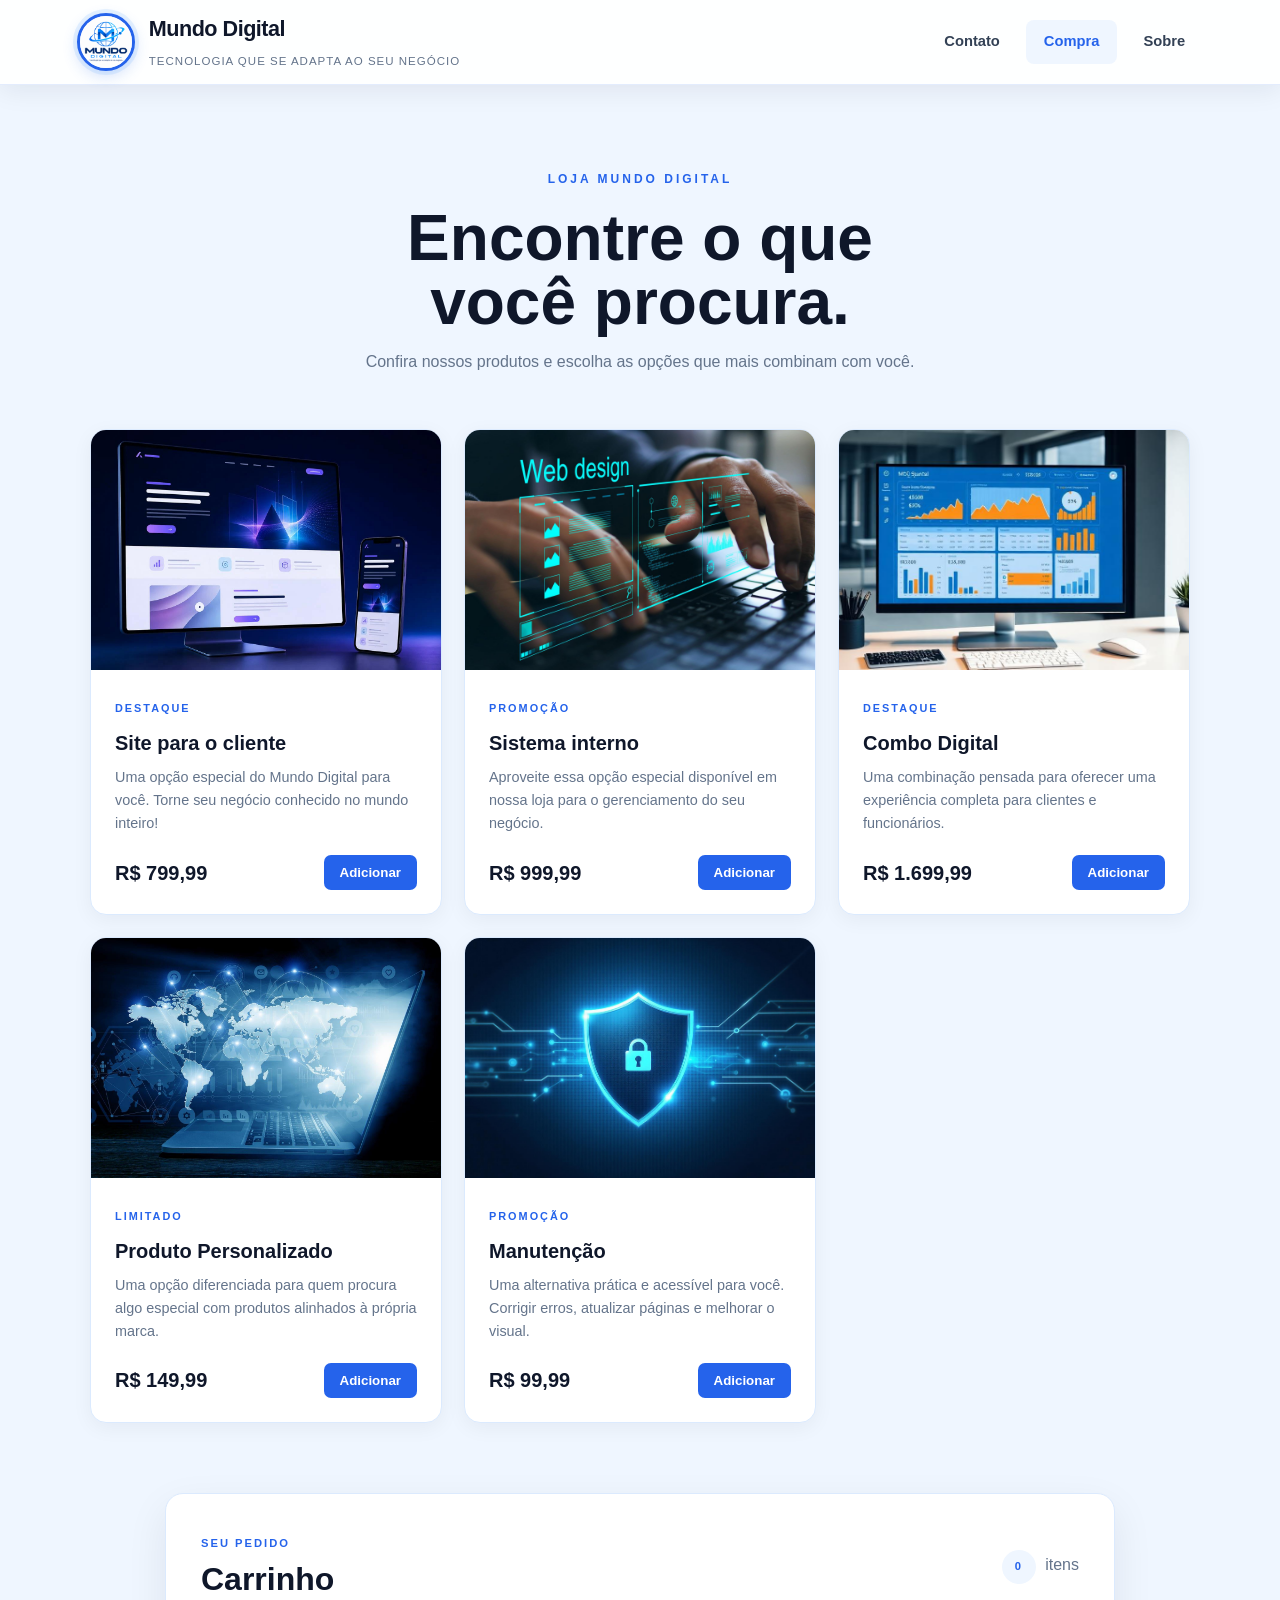
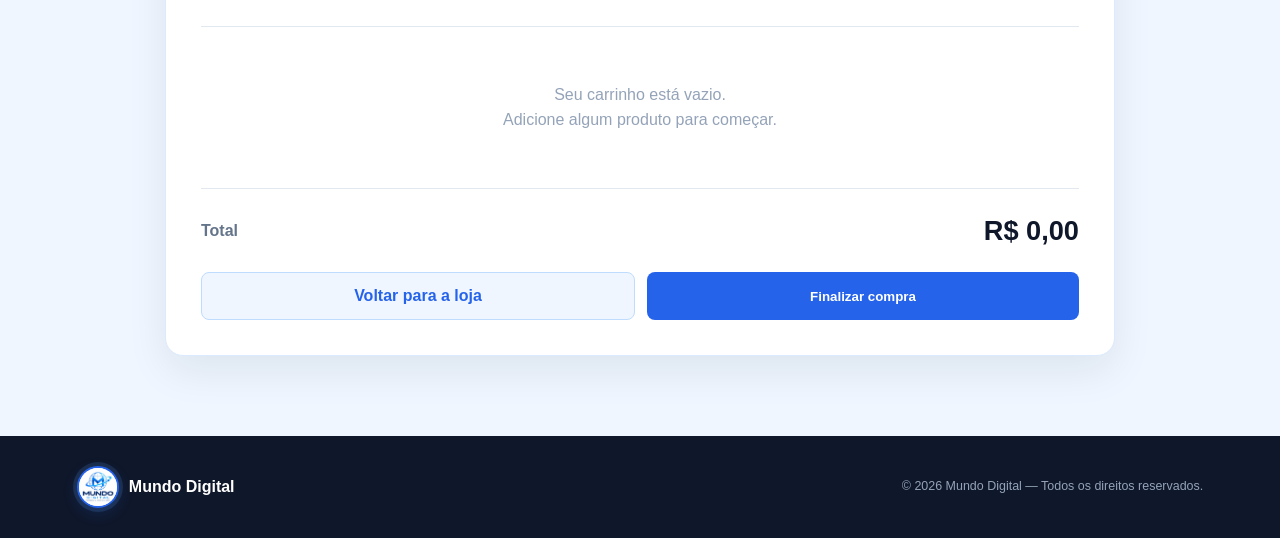
<file: Mundo Digital/compra.html>
<!DOCTYPE html>
<html lang="pt-BR">

<head>
    <meta charset="UTF-8">
    <meta name="viewport" content="width=device-width, initial-scale=1.0">

    <title>Compras | Mundo Digital</title>

    <link rel="stylesheet" href="style.css">
</head>

<body>

    <!-- ================= CABEÇALHO ================= -->

    <header class="topo">

        <!-- LOGO + NOME -->
        <div class="marca">

            <div class="logo-redonda">
                <img src="./hello/lg.png" alt="Logo Mundo Digital">
            </div>

            <div class="nome-empresa">
                <h1>Mundo Digital</h1>
                <span>Tecnologia que se adapta ao seu negócio</span>
            </div>

        </div>


        <!-- MENU -->
        <nav class="menu">

            <a href="contato.html">
                Contato
            </a>

            <a href="compra.html" class="menu-ativo">
                Compra
            </a>

            <a href="sobre.html">
                Sobre
            </a>

        </nav>

    </header>


    <!-- ================= CONTEÚDO ================= -->

    <main class="pagina-compra">

        <!-- TÍTULO -->

        <section class="cabecalho-compra">

            <span>LOJA MUNDO DIGITAL</span>

            <h2>
                Encontre o que<br>
                você procura.
            </h2>

            <p>
                Confira nossos produtos e escolha as opções
                que mais combinam com você.
            </p>

        </section>


        <!-- ================= PRODUTOS ================= -->

        <section class="produtos">

            <!-- PRODUTO 1 -->

            <article class="produto">

                <div class="imagem-produto">
                    <img src="./hello/11.jpg" alt="Produto Mundo Digital">
                </div>

                <div class="info-produto">

                    <span class="categoria">
                        DESTAQUE
                    </span>

                    <h3>
                        Site para o cliente
                    </h3>

                    <p>
                        Uma opção especial do Mundo Digital
                        para você. Torne seu negócio conhecido no
                        mundo inteiro!
                    </p>

                    <div class="produto-final">

                        <strong>
                            R$ 799,99
                        </strong>

                        <button type="button" onclick="adicionarProduto(this)">
                            Adicionar
                        </button>

                    </div>

                </div>

            </article>


            <!-- PRODUTO 2 -->

            <article class="produto">

                <div class="imagem-produto">
                    <img src="./hello/22.jpg" alt="Produto Mundo Digital">
                </div>

                <div class="info-produto">

                    <span class="categoria">
                        PROMOÇÃO
                    </span>

                    <h3>
                        Sistema interno
                    </h3>

                    <p>
                        Aproveite essa opção especial
                        disponível em nossa loja para o gerenciamento do seu negócio.
                    </p>

                    <div class="produto-final">

                        <strong>
                            R$ 999,99
                        </strong>

                        <button type="button" onclick="adicionarProduto(this)">
                            Adicionar
                        </button>

                    </div>

                </div>

            </article>


            <!-- PRODUTO 3 -->

            <article class="produto">

                <div class="imagem-produto">
                    <img src="./hello/33.jpg" alt="Produto Mundo Digital">
                </div>

                <div class="info-produto">

                    <span class="categoria">
                        DESTAQUE
                    </span>

                    <h3>
                        Combo Digital
                    </h3>

                    <p>
                        Uma combinação pensada para
                        oferecer uma experiência completa para clientes e funcionários.
                    </p>

                    <div class="produto-final">

                        <strong>
                            R$ 1.699,99
                        </strong>

                        <button type="button" onclick="adicionarProduto(this)">
                            Adicionar
                        </button>

                    </div>

                </div>

            </article>


            <!-- PRODUTO 4 -->

            <article class="produto">

                <div class="imagem-produto">
                    <img src="./hello/4.jpg" alt="Produto Mundo Digital">
                </div>

                <div class="info-produto">

                    <span class="categoria">
                        LIMITADO
                    </span>

                    <h3>
                        Produto Personalizado
                    </h3>

                    <p>
                        Uma opção diferenciada para quem
                        procura algo especial com produtos alinhados à própria marca.
                    </p>

                    <div class="produto-final">

                        <strong>
                            R$ 149,99
                        </strong>

                        <button type="button" onclick="adicionarProduto(this)">
                            Adicionar
                        </button>

                    </div>

                </div>

            </article>


            <!-- PRODUTO 5 -->

            <article class="produto">

                <div class="imagem-produto">
                    <img src="./hello/5.jpg" alt="Produto Mundo Digital">
                </div>

                <div class="info-produto">

                    <span class="categoria">
                        PROMOÇÃO
                    </span>

                    <h3>
                        Manutenção
                    </h3>

                    <p>
                        Uma alternativa prática e acessível
                        para você. Corrigir erros, atualizar páginas e melhorar o visual.
                    </p>

                    <div class="produto-final">

                        <strong>
                            R$ 99,99
                        </strong>

                        <button type="button" onclick="adicionarProduto(this)">
                            Adicionar
                        </button>

                    </div>

                </div>

            </article>

        </section>


        <!-- ================= CARRINHO ================= -->

        <section class="carrinho">

            <div class="carrinho-topo">

                <div>
                    <span>SEU PEDIDO</span>

                    <h2>
                        Carrinho
                    </h2>
                </div>

                <div class="quantidade-carrinho">
                    <span id="quantidade">
                        0
                    </span>

                    itens
                </div>

            </div>


            <div id="lista-carrinho" class="lista-carrinho">

                <p class="carrinho-vazio">
                    Seu carrinho está vazio.
                    <br>
                    Adicione algum produto para começar.
                </p>

            </div>


            <div class="total-carrinho">

                <span>
                    Total
                </span>

                <strong id="total">
                    R$ 0,00
                </strong>

            </div>


            <div class="acoes-carrinho">

                <a href="index.html" class="botao-voltar">
                    Voltar para a loja
                </a>

                <button
                    type="button"
                    id="botao-finalizar"
                    class="botao-finalizar"
                    onclick="finalizarCompra()">

                    Finalizar compra

                </button>

            </div>

        </section>

    </main>


    <!-- ================= RODAPÉ ================= -->

    <footer class="rodape">

        <div class="rodape-marca">

            <div class="logo-redonda pequeno">

                <img src="./hello/lg.png" alt="Logo Mundo Digital">

            </div>

            <span>
                Mundo Digital
            </span>

        </div>

        <p>
            © 2026 Mundo Digital — Todos os direitos reservados.
        </p>

    </footer>


    <!-- ================= JAVASCRIPT ================= -->

    <script>

        let carrinho = [];

        function adicionarProduto(botao) {

            const produto = botao.closest(".produto");

            const nome = produto.querySelector("h3").textContent.trim();

            const precoTexto = produto
                .querySelector(".produto-final strong")
                .textContent
                .replace("R$", "")
                .replace(".", "")
                .replace(",", ".");

            const preco = parseFloat(precoTexto);

            carrinho.push({
                nome: nome,
                preco: preco
            });

            atualizarCarrinho();

            botao.textContent = "Adicionado ✓";

            setTimeout(function () {
                botao.textContent = "Adicionar";
            }, 1200);
        }


        function atualizarCarrinho() {

            const lista = document.getElementById("lista-carrinho");

            const quantidade = document.getElementById("quantidade");

            const total = document.getElementById("total");


            quantidade.textContent = carrinho.length;


            if (carrinho.length === 0) {

                lista.innerHTML = `
                    <p class="carrinho-vazio">
                        Seu carrinho está vazio.
                        <br>
                        Adicione algum produto para começar.
                    </p>
                `;

                total.textContent = "R$ 0,00";

                return;
            }


            lista.innerHTML = "";


            let valorTotal = 0;


            carrinho.forEach(function (produto, index) {

                valorTotal += produto.preco;


                const item = document.createElement("div");

                item.classList.add("item-carrinho");


                item.innerHTML = `
                    <div>
                        <strong>${produto.nome}</strong>
                        <span>R$ ${produto.preco.toFixed(2).replace(".", ",")}</span>
                    </div>

                    <button type="button"
                        onclick="removerProduto(${index})">
                        ×
                    </button>
                `;


                lista.appendChild(item);

            });


            total.textContent =
                "R$ " +
                valorTotal.toFixed(2).replace(".", ",");
        }


        function removerProduto(index) {

            carrinho.splice(index, 1);

            atualizarCarrinho();
        }


        function finalizarCompra() {

            const botao = document.getElementById("botao-finalizar");


            if (carrinho.length === 0) {

                alert("Adicione pelo menos um produto ao carrinho.");

                return;
            }


            botao.textContent =
                "Compra finalizada ✓";

            botao.classList.add("compra-sucesso");


            setTimeout(function () {

                carrinho = [];

                atualizarCarrinho();

                botao.textContent =
                    "Finalizar compra";

                botao.classList.remove("compra-sucesso");

            }, 2500);

        }

    </script>

</body>

</html>
</file>
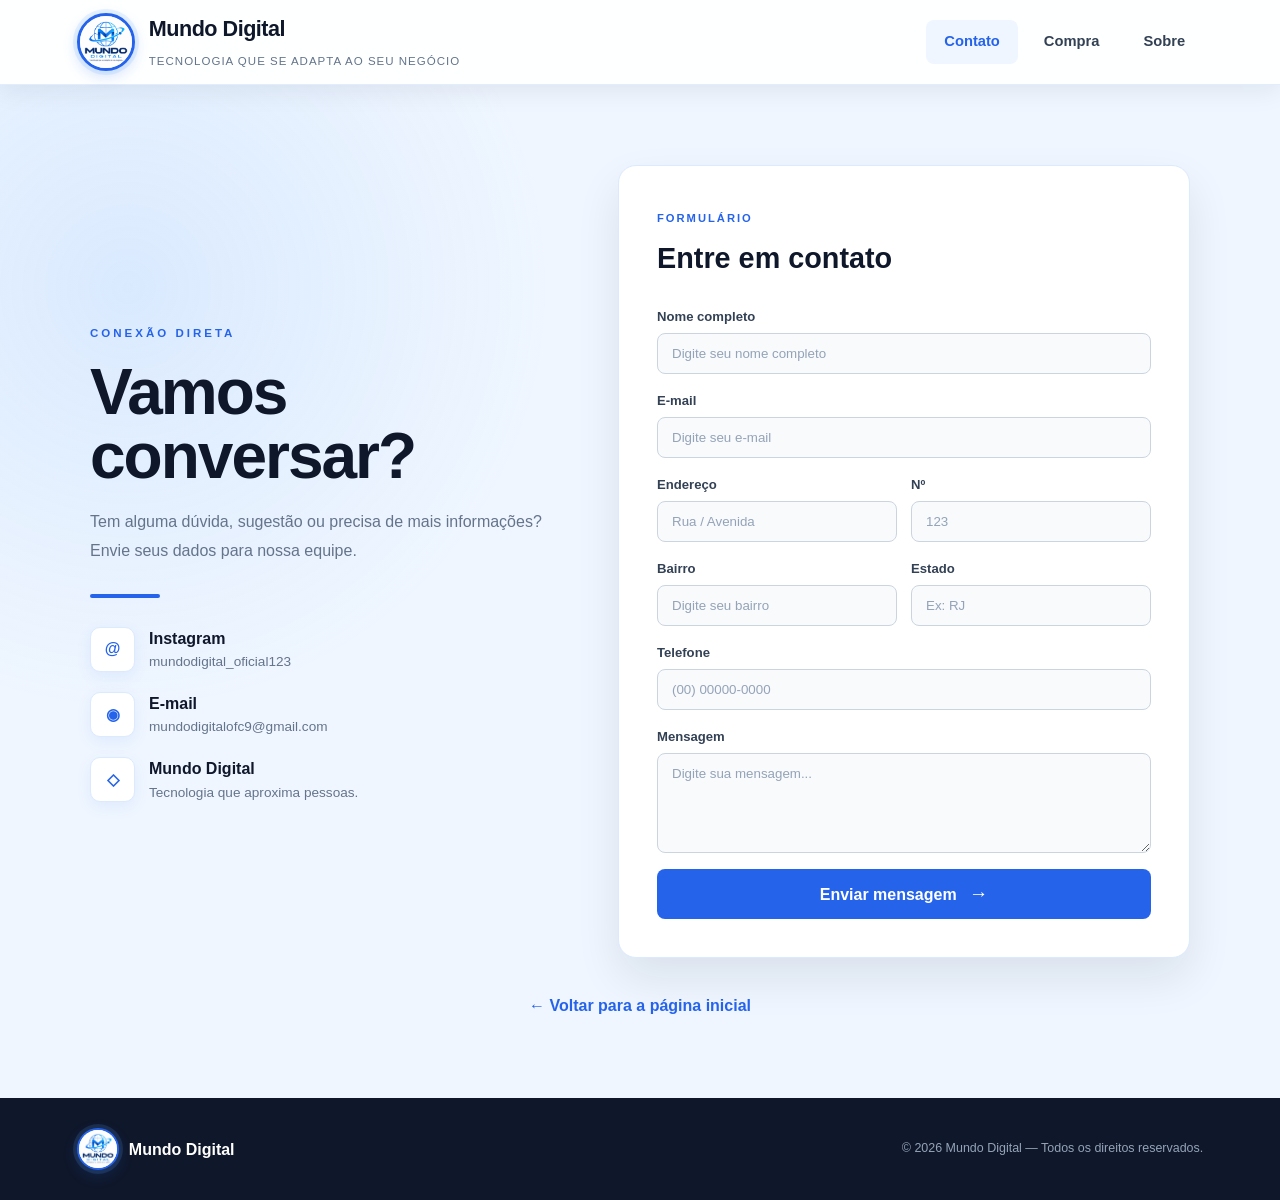
<file: Mundo Digital/contato.html>
<!DOCTYPE html>
<html lang="pt-BR">

<head>
    <meta charset="UTF-8">
    <meta name="viewport" content="width=device-width, initial-scale=1.0">

    <title>Contato | Mundo Digital</title>

    <link rel="stylesheet" href="style.css">
</head>

<body>

    <!-- ================= CABEÇALHO ================= -->

    <header class="topo">

        <!-- LOGO + NOME -->

        <div class="marca">

            <div class="logo-redonda">
                <img src="./hello/lg.png" alt="Logo Mundo Digital">
            </div>

            <div class="nome-empresa">

                <h1>Mundo Digital</h1>

                <span>
                    Tecnologia que se adapta ao seu negócio
                </span>

            </div>

        </div>


        <!-- MENU -->

        <nav class="menu">

            <a href="contato.html" class="menu-ativo">
                Contato
            </a>

            <a href="compra.html">
                Compra
            </a>

            <a href="sobre.html">
                Sobre
            </a>

        </nav>

    </header>


    <!-- ================= ÁREA DE CONTATO ================= -->

    <main class="pagina-contato">

        <section class="contato-container">


            <!-- TEXTO -->

            <div class="contato-introducao">

                <span class="texto-tecnologico">
                    CONEXÃO DIRETA
                </span>

                <h2>
                    Vamos conversar?
                </h2>

                <p>
                    Tem alguma dúvida, sugestão ou precisa de
                    mais informações? Envie seus dados para
                    nossa equipe.
                </p>

                <div class="linha-tecnologica"></div>

                <div class="contato-info">

                    <div class="info-item">

                        <span class="info-icone">
                            @
                        </span>

                        <div>
                            <strong>
                                Instagram
                            </strong>

                            <p>
                                mundodigital_oficial123
                            </p>
                        </div>

                    </div>


                    <div class="info-item">

                        <span class="info-icone">
                            ◉
                        </span>

                        <div>
                            <strong>
                                E-mail
                            </strong>

                            <p>
                                mundodigitalofc9@gmail.com
                            </p>
                        </div>

                    </div>


                    <div class="info-item">

                        <span class="info-icone">
                            ◇
                        </span>

                        <div>
                            <strong>
                                Mundo Digital
                            </strong>

                            <p>
                                Tecnologia que aproxima pessoas.
                            </p>
                        </div>

                    </div>

                </div>

            </div>


            <!-- ================= FORMULÁRIO ================= -->

            <div class="formulario-contato">

                <div class="formulario-topo">

                    <span>
                        FORMULÁRIO
                    </span>

                    <h3>
                        Entre em contato
                    </h3>

                </div>


                <form id="formContato">


                    <!-- NOME -->

                    <div class="campo">

                        <label for="nome">
                            Nome completo
                        </label>

                        <input
                            type="text"
                            id="nome"
                            name="nome"
                            placeholder="Digite seu nome completo"
                            required>

                    </div>


                    <!-- EMAIL -->

                    <div class="campo">

                        <label for="email">
                            E-mail
                        </label>

                        <input
                            type="email"
                            id="email"
                            name="email"
                            placeholder="Digite seu e-mail"
                            required>

                    </div>


                    <!-- ENDEREÇO -->

                    <div class="linha-campos">

                        <div class="campo">

                            <label for="endereco">
                                Endereço
                            </label>

                            <input
                                type="text"
                                id="endereco"
                                name="endereco"
                                placeholder="Rua / Avenida"
                                required>

                        </div>


                        <div class="campo campo-numero">

                            <label for="numero">
                                Nº
                            </label>

                            <input
                                type="text"
                                id="numero"
                                name="numero"
                                placeholder="123"
                                required>

                        </div>

                    </div>


                    <!-- BAIRRO + ESTADO -->

                    <div class="linha-campos">

                        <div class="campo">

                            <label for="bairro">
                                Bairro
                            </label>

                            <input
                                type="text"
                                id="bairro"
                                name="bairro"
                                placeholder="Digite seu bairro"
                                required>

                        </div>


                        <div class="campo">

                            <label for="estado">
                                Estado
                            </label>

                            <input
                                type="text"
                                id="estado"
                                name="estado"
                                placeholder="Ex: RJ"
                                required>

                        </div>

                    </div>


                    <!-- TELEFONE -->

                    <div class="campo">

                        <label for="telefone">
                            Telefone
                        </label>

                        <input
                            type="tel"
                            id="telefone"
                            name="telefone"
                            placeholder="(00) 00000-0000"
                            required>

                    </div>


                    <!-- MENSAGEM -->

                    <div class="campo">

                        <label for="mensagem">
                            Mensagem
                        </label>

                        <textarea
                            id="mensagem"
                            name="mensagem"
                            placeholder="Digite sua mensagem..."
                            rows="4"></textarea>

                    </div>


                    <!-- BOTÃO -->

                    <button
                        type="submit"
                        id="botaoEnviar"
                        class="botao-enviar">

                        Enviar mensagem
                        <span>→</span>

                    </button>


                    <!-- MENSAGEM DE SUCESSO -->

                    <div
                        id="mensagemSucesso"
                        class="mensagem-sucesso">

                        ✓ Mensagem enviada com sucesso!
                        Em breve entraremos em contato.

                    </div>

                </form>

            </div>

        </section>


        <!-- VOLTAR -->

        <a href="index.html" class="voltar-inicio">
            ← Voltar para a página inicial
        </a>

    </main>


    <!-- ================= RODAPÉ ================= -->

    <footer class="rodape">

        <div class="rodape-marca">

            <div class="logo-redonda pequeno">

                <img
                    src="./hello/lg.png"
                    alt="Logo Mundo Digital">

            </div>

            <span>
                Mundo Digital
            </span>

        </div>

        <p>
            © 2026 Mundo Digital — Todos os direitos reservados.
        </p>

    </footer>


    <!-- ================= JAVASCRIPT ================= -->

    <script>

        const formulario =
            document.getElementById("formContato");

        const botao =
            document.getElementById("botaoEnviar");

        const mensagem =
            document.getElementById("mensagemSucesso");


        formulario.addEventListener("submit", function (evento) {

            evento.preventDefault();


            botao.disabled = true;

            botao.innerHTML =
                "Enviando...";


            setTimeout(function () {

                botao.innerHTML =
                    "Mensagem enviada ✓";

                botao.classList.add("enviado");

                mensagem.classList.add("mostrar");


                formulario.reset();


                setTimeout(function () {

                    botao.disabled = false;

                    botao.innerHTML =
                        'Enviar mensagem <span>→</span>';

                    botao.classList.remove("enviado");

                }, 3000);

            }, 800);

        });

    </script>

</body>

</html>
</file>
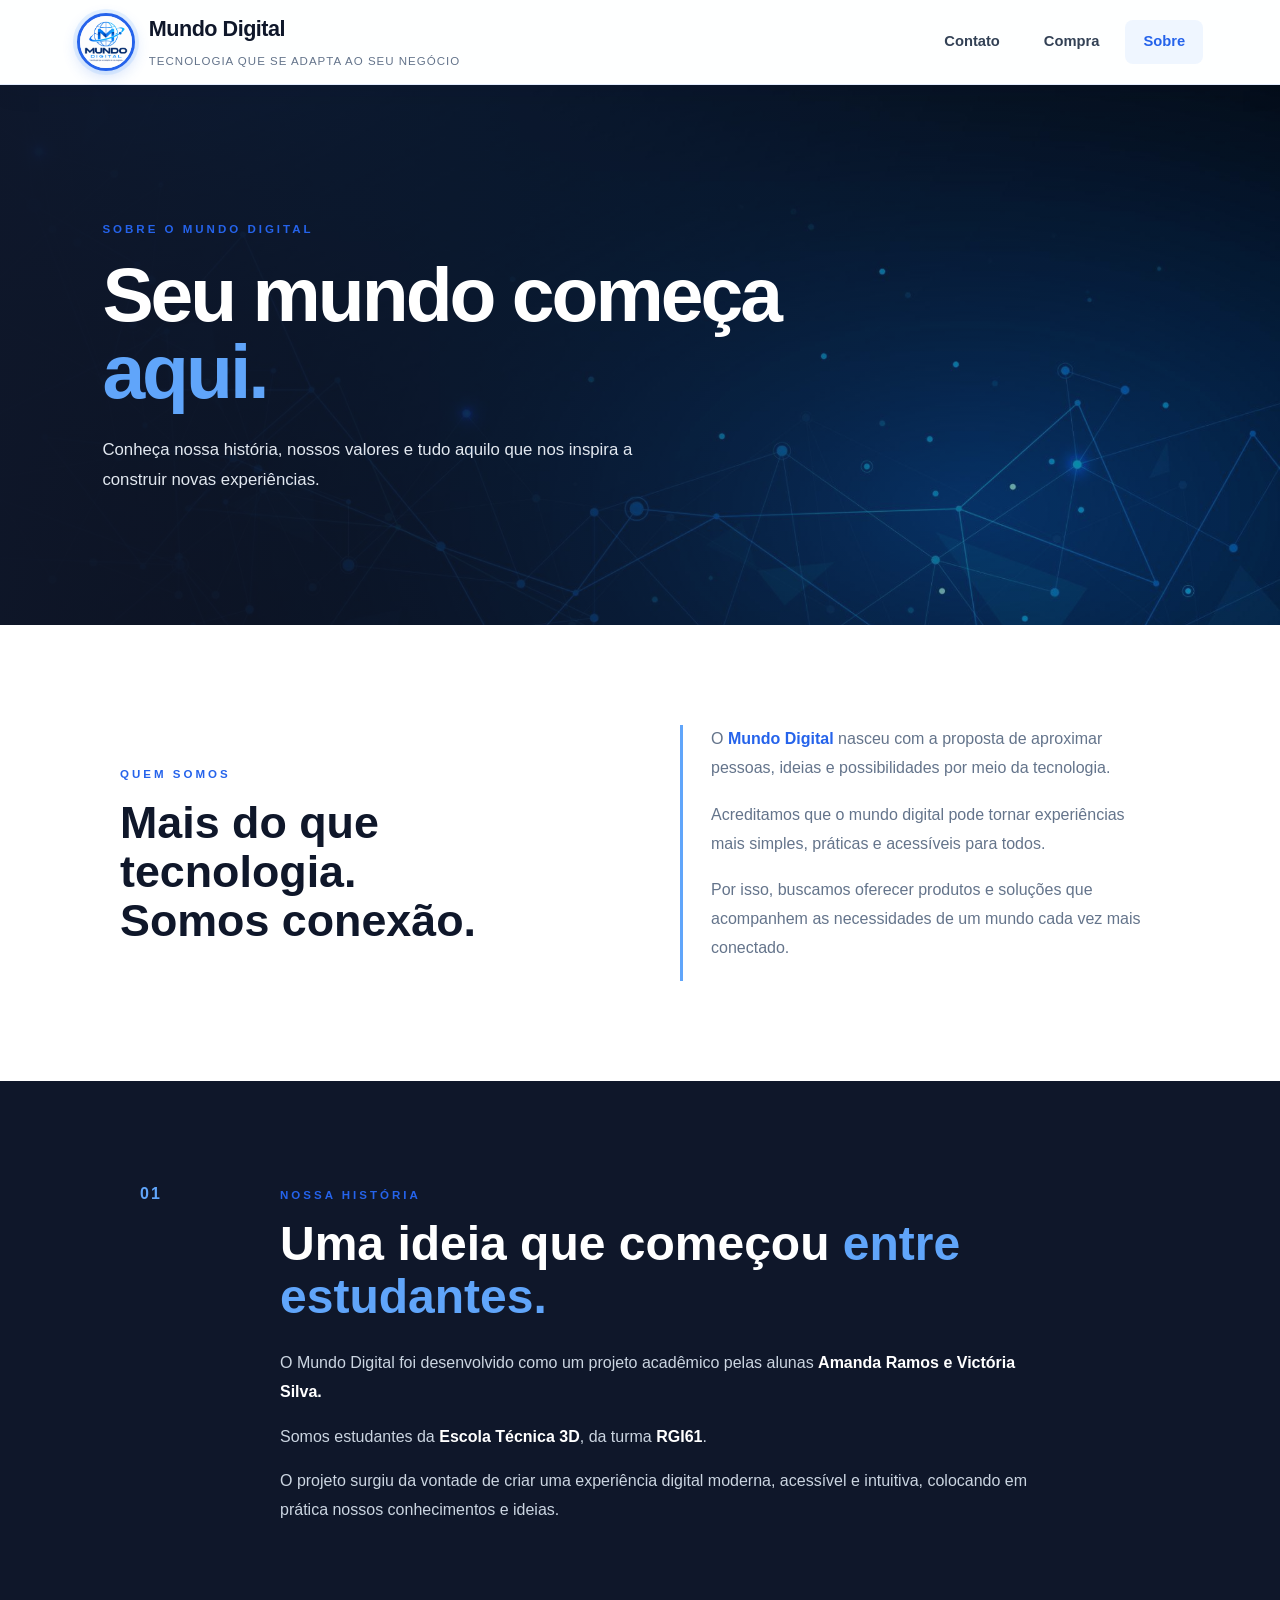
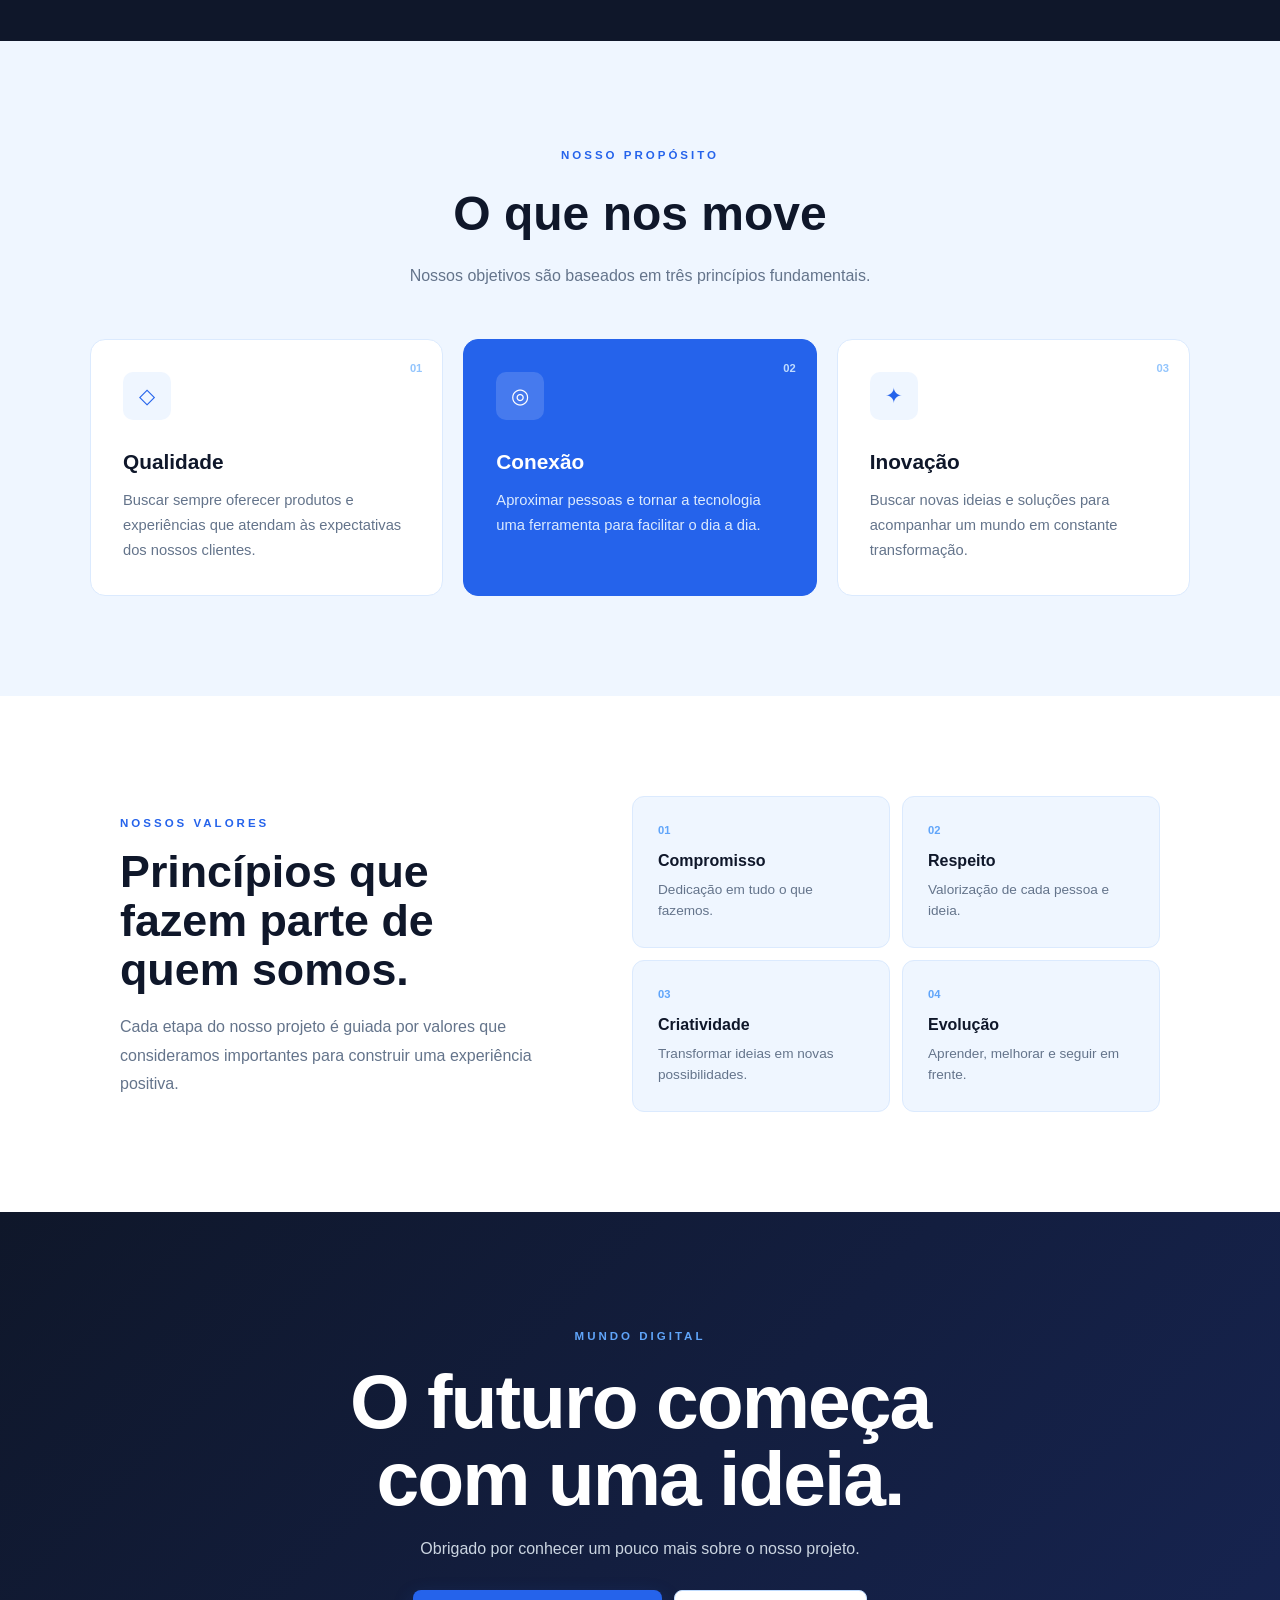
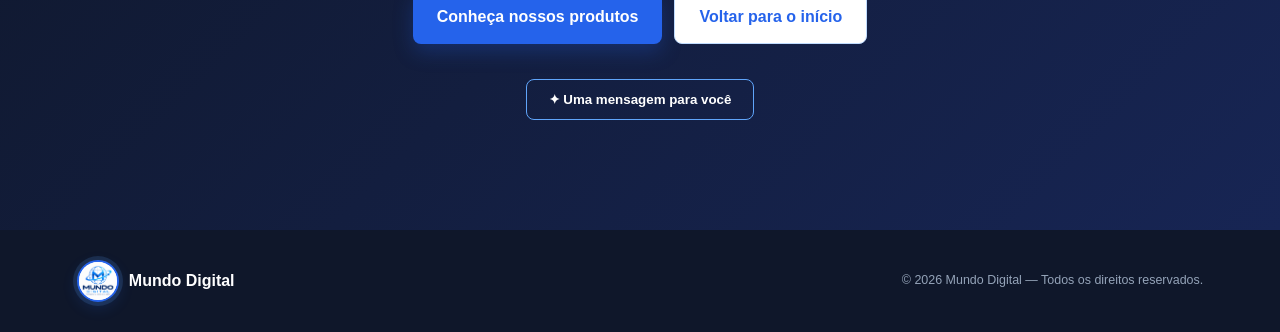
<file: Mundo Digital/sobre.html>
<!DOCTYPE html>
<html lang="pt-BR">

<head>
    <meta charset="UTF-8">
    <meta name="viewport" content="width=device-width, initial-scale=1.0">

    <title>Sobre nós | Mundo Digital</title>

    <link rel="stylesheet" href="style.css">
</head>

<body>

    <!-- ================= CABEÇALHO ================= -->

    <header class="topo">

        <!-- LOGO + NOME -->

        <div class="marca">

            <div class="logo-redonda">
                <img src="./hello/lg.png" alt="Logo Mundo Digital">
            </div>

            <div class="nome-empresa">

                <h1>Mundo Digital</h1>

                <span>
                    Tecnologia que se adapta ao seu negócio
                </span>

            </div>

        </div>


        <!-- MENU -->

        <nav class="menu">

            <a href="contato.html">
                Contato
            </a>

            <a href="compra.html">
                Compra
            </a>

            <a href="sobre.html" class="menu-ativo">
                Sobre
            </a>

        </nav>

    </header>


    <!-- ================= CONTEÚDO PRINCIPAL ================= -->

    <main class="pagina-sobre">


        <!-- ================= CAPA ================= -->

        <section class="sobre-hero">

            <div class="sobre-hero-conteudo">

                <span class="texto-tecnologico">
                    SOBRE O MUNDO DIGITAL
                </span>

                <h2>
                    Seu mundo começa<br>
                    <span> aqui. </span>
                </h2>

                <p>
                    Conheça nossa história, nossos valores e
                    tudo aquilo que nos inspira a construir
                    novas experiências.
                </p>

            </div>

        </section>


        <!-- ================= INTRODUÇÃO ================= -->

        <section class="sobre-introducao">

            <div class="sobre-titulo">

                <span>
                    QUEM SOMOS
                </span>

                <h2>
                    Mais do que tecnologia.
                    <br>
                    Somos conexão.
                </h2>

            </div>


            <div class="sobre-texto">

                <p>
                    O <strong>Mundo Digital</strong> nasceu com a
                    proposta de aproximar pessoas, ideias e
                    possibilidades por meio da tecnologia.
                </p>

                <p>
                    Acreditamos que o mundo digital pode tornar
                    experiências mais simples, práticas e
                    acessíveis para todos.
                </p>

                <p>
                    Por isso, buscamos oferecer produtos e
                    soluções que acompanhem as necessidades
                    de um mundo cada vez mais conectado.
                </p>

            </div>

        </section>


        <!-- ================= HISTÓRIA ================= -->

        <section class="historia">

            <div class="historia-conteudo">

                <span class="numero-secao">
                    01
                </span>

                <div>

                    <span class="texto-tecnologico">
                        NOSSA HISTÓRIA
                    </span>

                    <h2>
                        Uma ideia que começou
                        <span>entre estudantes.</span>
                    </h2>

                    <p>
                        O Mundo Digital foi desenvolvido como
                        um projeto acadêmico pelas alunas
                        <strong>Amanda Ramos e Victória Silva.
                        </strong>
                    </p>

                    <p>
                        Somos estudantes da
                        <strong>Escola Técnica 3D</strong>,
                        da turma <strong>RGI61</strong>.
                    </p>

                    <p>
                        O projeto surgiu da vontade de criar
                        uma experiência digital moderna,
                        acessível e intuitiva, colocando em
                        prática nossos conhecimentos e ideias.
                    </p>

                </div>

            </div>

        </section>


        <!-- ================= MISSÃO ================= -->

        <section class="missao">

            <div class="missao-cabecalho">

                <span>
                    NOSSO PROPÓSITO
                </span>

                <h2>
                    O que nos move
                </h2>

                <p>
                    Nossos objetivos são baseados em três
                    princípios fundamentais.
                </p>

            </div>


            <div class="missao-cards">


                <!-- CARD 1 -->

                <div class="missao-card">

                    <span class="card-numero">
                        01
                    </span>

                    <div class="card-icone">
                        ◇
                    </div>

                    <h3>
                        Qualidade
                    </h3>

                    <p>
                        Buscar sempre oferecer produtos e
                        experiências que atendam às
                        expectativas dos nossos clientes.
                    </p>

                </div>


                <!-- CARD 2 -->

                <div class="missao-card destaque">

                    <span class="card-numero">
                        02
                    </span>

                    <div class="card-icone">
                        ◎
                    </div>

                    <h3>
                        Conexão
                    </h3>

                    <p>
                        Aproximar pessoas e tornar a
                        tecnologia uma ferramenta para
                        facilitar o dia a dia.
                    </p>

                </div>


                <!-- CARD 3 -->

                <div class="missao-card">

                    <span class="card-numero">
                        03
                    </span>

                    <div class="card-icone">
                        ✦
                    </div>

                    <h3>
                        Inovação
                    </h3>

                    <p>
                        Buscar novas ideias e soluções para
                        acompanhar um mundo em constante
                        transformação.
                    </p>

                </div>

            </div>

        </section>


        <!-- ================= VALORES ================= -->

        <section class="valores">

            <div class="valores-texto">

                <span>
                    NOSSOS VALORES
                </span>

                <h2>
                    Princípios que fazem
                    parte de quem somos.
                </h2>

                <p>
                    Cada etapa do nosso projeto é guiada por
                    valores que consideramos importantes para
                    construir uma experiência positiva.
                </p>

            </div>


            <div class="lista-valores">

                <div class="valor">

                    <span>
                        01
                    </span>

                    <strong>
                        Compromisso
                    </strong>

                    <p>
                        Dedicação em tudo o que fazemos.
                    </p>

                </div>


                <div class="valor">

                    <span>
                        02
                    </span>

                    <strong>
                        Respeito
                    </strong>

                    <p>
                        Valorização de cada pessoa e ideia.
                    </p>

                </div>


                <div class="valor">

                    <span>
                        03
                    </span>

                    <strong>
                        Criatividade
                    </strong>

                    <p>
                        Transformar ideias em novas
                        possibilidades.
                    </p>

                </div>


                <div class="valor">

                    <span>
                        04
                    </span>

                    <strong>
                        Evolução
                    </strong>

                    <p>
                        Aprender, melhorar e seguir em frente.
                    </p>

                </div>

            </div>

        </section>


        <!-- ================= FRASE FINAL ================= -->

        <section class="sobre-final">

            <span>
                MUNDO DIGITAL
            </span>

            <h2>
                O futuro começa
                <br>
                com uma ideia.
            </h2>

            <p>
                Obrigado por conhecer um pouco mais
                sobre o nosso projeto.
            </p>


            <div class="botoes-sobre">

                <a href="compra.html" class="botao-principal">
                    Conheça nossos produtos
                </a>

                <a href="index.html" class="botao-secundario">
                    Voltar para o início
                </a>

            </div>


            <!-- BOTÃO MOTIVACIONAL -->

            <button
                type="button"
                id="botao-motivacional"
                class="botao-motivacional">

                ✦ Uma mensagem para você

            </button>


            <p
                id="mensagem-motivacional"
                class="mensagem-motivacional">

                "Você é capaz de transformar grandes ideias
                em grandes realizações."

            </p>

        </section>

    </main>


    <!-- ================= RODAPÉ ================= -->

    <footer class="rodape">

        <div class="rodape-marca">

            <div class="logo-redonda pequeno">

                <img
                    src="./hello/lg.png"
                    alt="Logo Mundo Digital">

            </div>

            <span>
                Mundo Digital
            </span>

        </div>

        <p>
            © 2026 Mundo Digital — Todos os direitos reservados.
        </p>

    </footer>


    <!-- ================= JAVASCRIPT ================= -->

    <script>

        const botao =
            document.getElementById("botao-motivacional");

        const mensagem =
            document.getElementById("mensagem-motivacional");


        botao.addEventListener("click", function () {

            if (mensagem.classList.contains("mostrar")) {

                mensagem.classList.remove("mostrar");

                botao.innerHTML =
                    "✦ Uma mensagem para você";

            } else {

                mensagem.classList.add("mostrar");

                botao.innerHTML =
                    "✓ Você é incrível!";

            }

        });

    </script>

</body>

</html>
</file>
<file: Mundo Digital/style.css>
/* =========================================================
   CONFIGURAÇÕES GERAIS
========================================================= */

* {
    margin: 0;
    padding: 0;
    box-sizing: border-box;
}

html {
    scroll-behavior: smooth;
}

body {
    font-family: Arial, Helvetica, sans-serif;
    background-color: #EFF6FF;
    color: #0F172A;
    line-height: 1.6;
}

a {
    text-decoration: none;
    color: inherit;
}

button,
input,
textarea {
    font-family: inherit;
}

button {
    cursor: pointer;
}


/* =========================================================
   CABEÇALHO
========================================================= */

.topo {
    width: 100%;
    min-height: 82px;

    background: rgba(255, 255, 255, 0.96);

    display: flex;
    align-items: center;
    justify-content: space-between;

    padding: 12px 6%;

    position: relative;
    z-index: 100;

    border-bottom: 1px solid rgba(37, 99, 235, 0.12);

    box-shadow: 0 5px 25px rgba(15, 23, 42, 0.08);
}


/* =========================================================
   LOGO + NOME
========================================================= */

.marca {
    display: flex;
    align-items: center;
    gap: 14px;
}

.logo-redonda {
    width: 58px;
    height: 58px;

    border-radius: 50%;

    overflow: hidden;

    background: #EFF6FF;

    border: 3px solid #2563EB;

    display: flex;
    align-items: center;
    justify-content: center;

    box-shadow:
        0 0 0 4px rgba(96, 165, 250, 0.15),
        0 5px 15px rgba(37, 99, 235, 0.2);
}

.logo-redonda img {
    width: 100%;
    height: 100%;

    object-fit: cover;

    display: block;
}

.logo-redonda.pequeno {
    width: 42px;
    height: 42px;

    border-width: 2px;
}

.nome-empresa h1 {
    color: #0F172A;

    font-size: 1.35rem;
    font-weight: 800;

    letter-spacing: -0.5px;
}

.nome-empresa span {
    color: #64748B;

    font-size: 0.72rem;

    letter-spacing: 1px;

    text-transform: uppercase;
}


/* =========================================================
   MENU
========================================================= */

.menu {
    display: flex;
    align-items: center;
    gap: 8px;
}

.menu a {
    position: relative;

    color: #334155;

    padding: 10px 18px;

    font-size: 0.92rem;
    font-weight: 600;

    border-radius: 8px;

    transition: 0.3s ease;
}

.menu a::after {
    content: "";

    position: absolute;

    left: 50%;
    bottom: 4px;

    width: 0;
    height: 2px;

    background: #2563EB;

    transform: translateX(-50%);

    transition: 0.3s ease;
}

.menu a:hover {
    color: #2563EB;
    background-color: #EFF6FF;
}

.menu a:hover::after {
    width: 35%;
}

.menu a.menu-ativo {
    color: #2563EB;
    background-color: #EFF6FF;
}


/* =========================================================
   BOTÕES GERAIS
========================================================= */

.botao-principal,
.botao-secundario {
    display: inline-flex;

    align-items: center;
    justify-content: center;

    padding: 13px 24px;

    border-radius: 8px;

    font-weight: 700;

    transition: 0.3s ease;
}

.botao-principal {
    color: #FFFFFF;

    background: #2563EB;

    box-shadow: 0 8px 20px rgba(37, 99, 235, 0.25);
}

.botao-principal:hover {
    background: #1D4ED8;

    transform: translateY(-2px);

    box-shadow: 0 12px 25px rgba(37, 99, 235, 0.32);
}

.botao-secundario {
    color: #2563EB;

    background: #FFFFFF;

    border: 1px solid #BFDBFE;
}

.botao-secundario:hover {
    background: #EFF6FF;

    border-color: #60A5FA;

    transform: translateY(-2px);
}


/* =========================================================
   PÁGINA INICIAL
========================================================= */

.hero {
    min-height: 690px;

    position: relative;

    display: flex;
    align-items: center;

    background-image:
        linear-gradient(
            90deg,
            rgba(15, 23, 42, 0.93) 0%,
            rgba(15, 23, 42, 0.72) 42%,
            rgba(15, 23, 42, 0.30) 100%
        ),
        url("./hello/fundo.jpg");

    background-size: cover;
    background-position: center;

    overflow: hidden;
}


/* brilho tecnológico */

.hero::after {
    content: "";

    position: absolute;

    width: 420px;
    height: 420px;

    right: -100px;
    bottom: -180px;

    border-radius: 50%;

    background: rgba(96, 165, 250, 0.25);

    filter: blur(60px);
}


.hero-conteudo {
    position: relative;

    z-index: 2;

    max-width: 650px;

    margin-left: 8%;

    color: #FFFFFF;
}

.frase-pequena {
    color: #60A5FA;

    font-size: 0.78rem;
    font-weight: 800;

    letter-spacing: 3px;

    margin-bottom: 20px;
}

.hero h2 {
    font-size: clamp(3rem, 6vw, 5.8rem);

    line-height: 0.98;

    letter-spacing: -3px;

    margin-bottom: 25px;
}

.hero h2 span {
    color: #60A5FA;
}

.descricao {
    max-width: 550px;

    color: #E2E8F0;

    font-size: 1.05rem;

    line-height: 1.8;

    margin-bottom: 32px;
}

.descricao strong {
    color: #FFFFFF;
}

.botoes-hero {
    display: flex;

    gap: 12px;

    flex-wrap: wrap;
}


/* =========================================================
   DESTAQUES DA HOME
========================================================= */

.destaques {
    padding: 90px 7%;

    background: #FFFFFF;
}

.titulo-secao {
    text-align: center;

    max-width: 650px;

    margin: 0 auto 50px;
}

.titulo-secao span {
    color: #2563EB;

    font-size: 0.75rem;
    font-weight: 800;

    letter-spacing: 3px;
}

.titulo-secao h2 {
    color: #0F172A;

    font-size: 2.7rem;

    line-height: 1.15;

    margin: 10px 0 14px;
}

.titulo-secao p {
    color: #64748B;
}

.cards-destaque {
    max-width: 1150px;

    margin: auto;

    display: grid;

    grid-template-columns:
        repeat(3, 1fr);

    gap: 22px;
}

.card {
    padding: 32px;

    background: #EFF6FF;

    border: 1px solid #DBEAFE;

    border-radius: 16px;

    transition: 0.3s ease;
}

.card:hover {
    background: #FFFFFF;

    border-color: #93C5FD;

    transform: translateY(-7px);

    box-shadow:
        0 15px 35px rgba(37, 99, 235, 0.12);
}

.icone {
    width: 52px;
    height: 52px;

    display: flex;
    align-items: center;
    justify-content: center;

    margin-bottom: 22px;

    border-radius: 12px;

    background: #2563EB;

    color: #FFFFFF;

    font-size: 1.35rem;
}

.card h3 {
    font-size: 1.25rem;

    margin-bottom: 10px;
}

.card p {
    color: #64748B;

    font-size: 0.95rem;

    margin-bottom: 20px;
}

.link-card {
    color: #2563EB;

    font-weight: 700;

    font-size: 0.9rem;
}


/* =========================================================
   PÁGINA DE COMPRA
========================================================= */

.pagina-compra {
    background: #EFF6FF;

    min-height: 100vh;

    padding-bottom: 80px;
}

.cabecalho-compra {
    text-align: center;

    padding: 80px 20px 55px;
}

.cabecalho-compra > span {
    color: #2563EB;

    font-size: 0.75rem;
    font-weight: 800;

    letter-spacing: 3px;
}

.cabecalho-compra h2 {
    color: #0F172A;

    font-size: clamp(2.5rem, 5vw, 4.5rem);

    line-height: 1;

    margin: 15px 0;
}

.cabecalho-compra p {
    max-width: 600px;

    margin: auto;

    color: #64748B;

    font-size: 1rem;
}


/* =========================================================
   PRODUTOS
========================================================= */

.produtos {
    max-width: 1150px;

    margin: auto;

    padding: 0 25px;

    display: grid;

    grid-template-columns:
        repeat(3, 1fr);

    gap: 22px;
}

.produto {
    background: #FFFFFF;

    border: 1px solid #DBEAFE;

    border-radius: 16px;

    overflow: hidden;

    transition: 0.3s ease;

    box-shadow:
        0 5px 20px rgba(15, 23, 42, 0.05);
}

.produto:hover {
    transform: translateY(-6px);

    border-color: #93C5FD;

    box-shadow:
        0 15px 35px rgba(37, 99, 235, 0.13);
}

.imagem-produto {
    width: 100%;
    height: 240px;

    background: #DBEAFE;

    overflow: hidden;
}

.imagem-produto img {
    width: 100%;
    height: 100%;

    object-fit: cover;

    transition: 0.5s ease;
}

.produto:hover .imagem-produto img {
    transform: scale(1.05);
}

.info-produto {
    padding: 24px;
}

.categoria {
    color: #2563EB;

    font-size: 0.68rem;
    font-weight: 800;

    letter-spacing: 2px;
}

.info-produto h3 {
    font-size: 1.25rem;

    margin: 7px 0;
}

.info-produto p {
    color: #64748B;

    font-size: 0.9rem;

    min-height: 55px;
}

.produto-final {
    display: flex;

    align-items: center;
    justify-content: space-between;

    margin-top: 20px;
}

.produto-final strong {
    color: #0F172A;

    font-size: 1.25rem;
}

.produto-final button {
    border: none;

    background: #2563EB;

    color: #FFFFFF;

    padding: 10px 16px;

    border-radius: 7px;

    font-weight: 700;

    transition: 0.3s ease;
}

.produto-final button:hover {
    background: #1D4ED8;

    transform: translateY(-2px);
}


/* =========================================================
   CARRINHO
========================================================= */

.carrinho {
    max-width: 950px;

    margin: 70px auto 0;

    padding: 35px;

    background: #FFFFFF;

    border: 1px solid #DBEAFE;

    border-radius: 18px;

    box-shadow:
        0 15px 40px rgba(15, 23, 42, 0.08);
}

.carrinho-topo {
    display: flex;

    justify-content: space-between;
    align-items: center;

    padding-bottom: 20px;

    border-bottom: 1px solid #E2E8F0;
}

.carrinho-topo span {
    color: #2563EB;

    font-size: 0.7rem;
    font-weight: 800;

    letter-spacing: 2px;
}

.carrinho-topo h2 {
    font-size: 2rem;
}

.quantidade-carrinho {
    color: #64748B;
}

.quantidade-carrinho span {
    display: inline-flex;

    align-items: center;
    justify-content: center;

    width: 34px;
    height: 34px;

    margin-right: 5px;

    border-radius: 50%;

    background: #EFF6FF;

    color: #2563EB;
}

.lista-carrinho {
    padding: 20px 0;
}

.carrinho-vazio {
    text-align: center;

    padding: 35px 10px;

    color: #94A3B8;
}

.item-carrinho {
    display: flex;

    justify-content: space-between;
    align-items: center;

    padding: 15px;

    margin-bottom: 10px;

    background: #EFF6FF;

    border-radius: 9px;
}

.item-carrinho div {
    display: flex;

    flex-direction: column;
}

.item-carrinho span {
    color: #2563EB;

    font-size: 0.9rem;
}

.item-carrinho button {
    width: 30px;
    height: 30px;

    border: none;

    border-radius: 50%;

    background: #DBEAFE;

    color: #2563EB;

    font-size: 1.2rem;

    transition: 0.2s;
}

.item-carrinho button:hover {
    background: #2563EB;

    color: #FFFFFF;
}

.total-carrinho {
    display: flex;

    justify-content: space-between;

    align-items: center;

    padding: 20px 0;

    border-top: 1px solid #E2E8F0;
}

.total-carrinho span {
    color: #64748B;

    font-weight: 600;
}

.total-carrinho strong {
    color: #0F172A;

    font-size: 1.7rem;
}

.acoes-carrinho {
    display: flex;

    gap: 12px;
}

.botao-voltar,
.botao-finalizar {
    flex: 1;

    min-height: 48px;

    border-radius: 8px;

    display: flex;

    justify-content: center;
    align-items: center;

    font-weight: 700;
}

.botao-voltar {
    background: #EFF6FF;

    color: #2563EB;

    border: 1px solid #BFDBFE;
}

.botao-finalizar {
    background: #2563EB;

    color: #FFFFFF;

    border: none;

    transition: 0.3s;
}

.botao-finalizar:hover {
    background: #1D4ED8;
}

.botao-finalizar.compra-sucesso {
    background: #16A34A;
}


/* =========================================================
   PÁGINA DE CONTATO
========================================================= */

.pagina-contato {
    min-height: calc(100vh - 82px);

    padding: 80px 6%;

    background:
        radial-gradient(
            circle at 10% 20%,
            rgba(96, 165, 250, 0.15),
            transparent 30%
        ),
        #EFF6FF;
}

.contato-container {
    max-width: 1100px;

    margin: auto;

    display: grid;

    grid-template-columns: 0.9fr 1.1fr;

    gap: 60px;

    align-items: center;
}

.contato-introducao {
    max-width: 460px;
}

.texto-tecnologico {
    color: #2563EB;

    font-size: 0.72rem;
    font-weight: 800;

    letter-spacing: 3px;
}

.contato-introducao h2 {
    color: #0F172A;

    font-size: clamp(2.7rem, 5vw, 4.2rem);

    line-height: 1;

    letter-spacing: -2px;

    margin: 15px 0 20px;
}

.contato-introducao > p {
    color: #64748B;

    font-size: 1rem;

    line-height: 1.8;
}

.linha-tecnologica {
    width: 70px;
    height: 4px;

    margin: 28px 0;

    background: #2563EB;

    border-radius: 10px;
}

.contato-info {
    display: flex;

    flex-direction: column;

    gap: 18px;
}

.info-item {
    display: flex;

    align-items: center;

    gap: 14px;
}

.info-icone {
    width: 45px;
    height: 45px;

    flex-shrink: 0;

    display: flex;
    align-items: center;
    justify-content: center;

    border-radius: 10px;

    background: #FFFFFF;

    color: #2563EB;

    border: 1px solid #DBEAFE;

    font-weight: 800;

    box-shadow:
        0 5px 15px rgba(37, 99, 235, 0.08);
}

.info-item strong {
    color: #0F172A;
}

.info-item p {
    color: #64748B;

    font-size: 0.85rem;
}


/* FORMULÁRIO */

.formulario-contato {
    padding: 38px;

    background: #FFFFFF;

    border: 1px solid #DBEAFE;

    border-radius: 18px;

    box-shadow:
        0 20px 45px rgba(15, 23, 42, 0.09);
}

.formulario-topo {
    margin-bottom: 25px;
}

.formulario-topo span {
    color: #2563EB;

    font-size: 0.7rem;
    font-weight: 800;

    letter-spacing: 2px;
}

.formulario-topo h3 {
    color: #0F172A;

    font-size: 1.8rem;

    margin-top: 5px;
}

.campo {
    display: flex;

    flex-direction: column;

    gap: 6px;

    margin-bottom: 16px;
}

.campo label {
    color: #334155;

    font-size: 0.82rem;

    font-weight: 700;
}

.campo input,
.campo textarea {
    width: 100%;

    padding: 12px 14px;

    border: 1px solid #CBD5E1;

    border-radius: 8px;

    background: #F8FAFC;

    color: #0F172A;

    outline: none;

    transition: 0.25s;
}

.campo input:focus,
.campo textarea:focus {
    background: #FFFFFF;

    border-color: #2563EB;

    box-shadow:
        0 0 0 3px rgba(37, 99, 235, 0.10);
}

.campo textarea {
    resize: vertical;

    min-height: 100px;
}

.campo input::placeholder,
.campo textarea::placeholder {
    color: #94A3B8;
}

.linha-campos {
    display: grid;

    grid-template-columns: 1fr 1fr;

    gap: 14px;
}

.campo-numero {
    max-width: none;
}

.botao-enviar {
    width: 100%;

    border: none;

    padding: 14px;

    border-radius: 8px;

    background: #2563EB;

    color: #FFFFFF;

    font-size: 1rem;

    font-weight: 700;

    transition: 0.3s;
}

.botao-enviar span {
    margin-left: 8px;

    font-size: 1.2rem;
}

.botao-enviar:hover {
    background: #1D4ED8;

    transform: translateY(-2px);

    box-shadow:
        0 10px 25px rgba(37, 99, 235, 0.25);
}

.botao-enviar.enviado {
    background: #16A34A;
}

.botao-enviar:disabled {
    cursor: wait;

    opacity: 0.85;
}

.mensagem-sucesso {
    display: none;

    margin-top: 15px;

    padding: 12px;

    border-radius: 8px;

    background: #DCFCE7;

    color: #166534;

    text-align: center;

    font-size: 0.9rem;
}

.mensagem-sucesso.mostrar {
    display: block;
}

.voltar-inicio {
    display: block;

    width: fit-content;

    margin: 35px auto 0;

    color: #2563EB;

    font-weight: 700;

    transition: 0.2s;
}

.voltar-inicio:hover {
    color: #1D4ED8;

    transform: translateX(-4px);
}


/* =========================================================
   PÁGINA SOBRE
========================================================= */

.pagina-sobre {
    background: #FFFFFF;
}


/* CAPA SOBRE */

.sobre-hero {
    min-height: 540px;

    display: flex;

    align-items: center;

    padding: 80px 8%;

    position: relative;

    background-image:
        linear-gradient(
            90deg,
            rgba(15, 23, 42, 0.95),
            rgba(15, 23, 42, 0.55),
            rgba(15, 23, 42, 0.25)
        ),
        url("./hello/fundo.jpg");

    background-size: cover;

    background-position: center;
}

.sobre-hero-conteudo {
    max-width: 700px;

    color: #FFFFFF;
}

.sobre-hero h2 {
    font-size: clamp(3rem, 6vw, 5.3rem);

    line-height: 1;

    letter-spacing: -3px;

    margin: 15px 0 25px;
}

.sobre-hero h2 span {
    color: #60A5FA;
}

.sobre-hero p {
    max-width: 570px;

    color: #E2E8F0;

    font-size: 1.05rem;

    line-height: 1.8;
}


/* INTRODUÇÃO */

.sobre-introducao {
    max-width: 1100px;

    margin: auto;

    padding: 100px 30px;

    display: grid;

    grid-template-columns: 1fr 1fr;

    gap: 80px;

    align-items: center;
}

.sobre-titulo > span,
.valores-texto > span {
    color: #2563EB;

    font-size: 0.72rem;
    font-weight: 800;

    letter-spacing: 3px;
}

.sobre-titulo h2 {
    color: #0F172A;

    font-size: 2.8rem;

    line-height: 1.1;

    margin-top: 12px;
}

.sobre-texto {
    border-left: 3px solid #60A5FA;

    padding-left: 28px;
}

.sobre-texto p {
    color: #64748B;

    margin-bottom: 18px;

    line-height: 1.8;
}

.sobre-texto strong {
    color: #2563EB;
}


/* HISTÓRIA */

.historia {
    padding: 100px 7%;

    background: #0F172A;

    color: #FFFFFF;
}

.historia-conteudo {
    max-width: 1000px;

    margin: auto;

    display: grid;

    grid-template-columns: 100px 1fr;

    gap: 40px;
}

.numero-secao {
    color: #60A5FA;

    font-size: 1rem;

    font-weight: 800;

    letter-spacing: 2px;
}

.historia h2 {
    max-width: 700px;

    font-size: 3rem;

    line-height: 1.1;

    margin: 12px 0 25px;
}

.historia h2 span {
    color: #60A5FA;
}

.historia p {
    max-width: 750px;

    color: #CBD5E1;

    line-height: 1.8;

    margin-bottom: 16px;
}

.historia strong {
    color: #FFFFFF;
}


/* PROPÓSITO */

.missao {
    padding: 100px 7%;

    background: #EFF6FF;
}

.missao-cabecalho {
    max-width: 650px;

    margin: auto;

    text-align: center;
}

.missao-cabecalho > span {
    color: #2563EB;

    font-size: 0.72rem;
    font-weight: 800;

    letter-spacing: 3px;
}

.missao-cabecalho h2 {
    color: #0F172A;

    font-size: 3rem;

    margin: 10px 0;
}

.missao-cabecalho p {
    color: #64748B;
}

.missao-cards {
    max-width: 1100px;

    margin: 50px auto 0;

    display: grid;

    grid-template-columns:
        repeat(3, 1fr);

    gap: 20px;
}

.missao-card {
    position: relative;

    padding: 32px;

    background: #FFFFFF;

    border: 1px solid #DBEAFE;

    border-radius: 15px;

    transition: 0.3s ease;
}

.missao-card:hover {
    transform: translateY(-6px);

    box-shadow:
        0 15px 35px rgba(37, 99, 235, 0.12);
}

.missao-card.destaque {
    background: #2563EB;

    color: #FFFFFF;

    border-color: #2563EB;
}

.card-numero {
    position: absolute;

    top: 20px;
    right: 20px;

    color: #93C5FD;

    font-size: 0.7rem;
    font-weight: 800;
}

.missao-card.destaque .card-numero {
    color: #BFDBFE;
}

.card-icone {
    width: 48px;
    height: 48px;

    margin-bottom: 25px;

    border-radius: 10px;

    display: flex;
    align-items: center;
    justify-content: center;

    background: #EFF6FF;

    color: #2563EB;

    font-size: 1.3rem;
}

.missao-card.destaque .card-icone {
    background: rgba(255, 255, 255, 0.15);

    color: #FFFFFF;
}

.missao-card h3 {
    font-size: 1.3rem;

    margin-bottom: 10px;
}

.missao-card p {
    color: #64748B;

    font-size: 0.92rem;

    line-height: 1.7;
}

.missao-card.destaque p {
    color: #DBEAFE;
}


/* VALORES */

.valores {
    max-width: 1100px;

    margin: auto;

    padding: 100px 30px;

    display: grid;

    grid-template-columns: 0.9fr 1.1fr;

    gap: 80px;

    align-items: center;
}

.valores-texto h2 {
    color: #0F172A;

    font-size: 2.8rem;

    line-height: 1.1;

    margin: 12px 0 18px;
}

.valores-texto p {
    color: #64748B;

    line-height: 1.8;
}

.lista-valores {
    display: grid;

    grid-template-columns: 1fr 1fr;

    gap: 12px;
}

.valor {
    padding: 25px;

    border-radius: 12px;

    background: #EFF6FF;

    border: 1px solid #DBEAFE;

    transition: 0.3s;
}

.valor:hover {
    border-color: #93C5FD;

    transform: translateY(-3px);
}

.valor > span {
    display: block;

    color: #60A5FA;

    font-size: 0.7rem;
    font-weight: 800;

    margin-bottom: 8px;
}

.valor strong {
    color: #0F172A;

    display: block;

    margin-bottom: 5px;
}

.valor p {
    color: #64748B;

    font-size: 0.85rem;
}


/* FINAL SOBRE */

.sobre-final {
    padding: 110px 25px;

    text-align: center;

    color: #FFFFFF;

    background:
        linear-gradient(
            135deg,
            #0F172A,
            #172554
        );
}

.sobre-final > span {
    color: #60A5FA;

    font-size: 0.72rem;
    font-weight: 800;

    letter-spacing: 3px;
}

.sobre-final h2 {
    font-size: clamp(2.8rem, 6vw, 5rem);

    line-height: 1;

    margin: 15px 0 20px;

    letter-spacing: -2px;
}

.sobre-final p {
    color: #CBD5E1;

    margin-bottom: 28px;
}

.botoes-sobre {
    display: flex;

    justify-content: center;

    gap: 12px;

    flex-wrap: wrap;
}


/* BOTÃO MOTIVACIONAL */

.botao-motivacional {
    margin-top: 35px;

    padding: 12px 22px;

    border: 1px solid #60A5FA;

    border-radius: 8px;

    background: transparent;

    color: #FFFFFF;

    font-weight: 700;

    transition: 0.3s;
}

.botao-motivacional:hover {
    background: #2563EB;

    border-color: #2563EB;
}

.mensagem-motivacional {
    display: none;

    max-width: 600px;

    margin: 20px auto 0;

    padding: 18px;

    border-radius: 10px;

    background: rgba(96, 165, 250, 0.1);

    border: 1px solid rgba(96, 165, 250, 0.3);

    color: #DBEAFE !important;

    font-style: italic;
}

.mensagem-motivacional.mostrar {
    display: block;
}


/* =========================================================
   RODAPÉ
========================================================= */

.rodape {
    padding: 30px 6%;

    background: #0F172A;

    color: #94A3B8;

    display: flex;

    align-items: center;
    justify-content: space-between;

    gap: 20px;
}

.rodape-marca {
    display: flex;

    align-items: center;

    gap: 10px;
}

.rodape-marca span {
    color: #FFFFFF;

    font-weight: 700;
}

.rodape p {
    font-size: 0.78rem;
}


/* =========================================================
   RESPONSIVIDADE — TABLET
========================================================= */

@media (max-width: 900px) {

    .topo {
        padding: 12px 4%;
    }

    .hero-conteudo {
        margin-left: 6%;
        margin-right: 6%;
    }

    .cards-destaque {
        grid-template-columns: 1fr 1fr;
    }

    .produtos {
        grid-template-columns: 1fr 1fr;
    }

    .contato-container {
        grid-template-columns: 1fr;

        max-width: 700px;

        gap: 45px;
    }

    .contato-introducao {
        max-width: 650px;

        text-align: center;

        margin: auto;
    }

    .linha-tecnologica {
        margin: 25px auto;
    }

    .sobre-introducao {
        grid-template-columns: 1fr;

        gap: 40px;
    }

    .historia-conteudo {
        grid-template-columns: 60px 1fr;
    }

    .missao-cards {
        grid-template-columns: 1fr;
        max-width: 600px;
    }

    .valores {
        grid-template-columns: 1fr;

        gap: 45px;
    }

}


/* =========================================================
   RESPONSIVIDADE — CELULAR
========================================================= */

@media (max-width: 650px) {

    /* CABEÇALHO */

    .topo {
        min-height: auto;

        flex-direction: column;

        gap: 15px;

        padding: 15px 20px;
    }

    .marca {
        width: 100%;

        justify-content: center;
    }

    .menu {
        width: 100%;

        justify-content: center;
    }

    .menu a {
        padding: 8px 12px;

        font-size: 0.82rem;
    }


    /* HOME */

    .hero {
        min-height: 650px;

        background-position: 60% center;
    }

    .hero-conteudo {
        margin: 0 25px;

        text-align: center;
    }

    .hero h2 {
        font-size: 3.3rem;

        letter-spacing: -2px;
    }

    .descricao {
        font-size: 0.95rem;
    }

    .botoes-hero {
        justify-content: center;

        flex-direction: column;
    }

    .botao-principal,
    .botao-secundario {
        width: 100%;
    }

    .destaques {
        padding: 65px 20px;
    }

    .titulo-secao h2 {
        font-size: 2.2rem;
    }

    .cards-destaque {
        grid-template-columns: 1fr;
    }


    /* COMPRA */

    .cabecalho-compra {
        padding: 65px 20px 40px;
    }

    .cabecalho-compra h2 {
        font-size: 3rem;
    }

    .produtos {
        grid-template-columns: 1fr;

        padding: 0 20px;
    }

    .carrinho {
        margin: 50px 20px 0;

        padding: 25px 20px;
    }

    .carrinho-topo {
        align-items: flex-start;
    }

    .acoes-carrinho {
        flex-direction: column;
    }


    /* CONTATO */

    .pagina-contato {
        padding: 55px 20px;
    }

    .contato-introducao h2 {
        font-size: 3rem;
    }

    .formulario-contato {
        padding: 25px 20px;
    }

    .linha-campos {
        grid-template-columns: 1fr;

        gap: 0;
    }


    /* SOBRE */

    .sobre-hero {
        min-height: 560px;

        padding: 70px 25px;

        text-align: center;
    }

    .sobre-hero h2 {
        font-size: 3.3rem;

        letter-spacing: -2px;
    }

    .sobre-introducao {
        padding: 70px 25px;
    }

    .sobre-titulo h2 {
        font-size: 2.3rem;
    }

    .sobre-texto {
        padding-left: 18px;
    }

    .historia {
        padding: 70px 25px;
    }

    .historia-conteudo {
        grid-template-columns: 1fr;

        gap: 15px;
    }

    .historia h2 {
        font-size: 2.4rem;
    }

    .missao {
        padding: 70px 20px;
    }

    .missao-cabecalho h2 {
        font-size: 2.4rem;
    }

    .valores {
        padding: 70px 25px;
    }

    .valores-texto h2 {
        font-size: 2.3rem;
    }

    .lista-valores {
        grid-template-columns: 1fr;
    }

    .sobre-final {
        padding: 80px 20px;
    }

    .sobre-final h2 {
        font-size: 3rem;
    }

    .botoes-sobre {
        flex-direction: column;
    }

    .botoes-sobre a {
        width: 100%;
    }


    /* RODAPÉ */

    .rodape {
        flex-direction: column;

        text-align: center;

        padding: 25px 20px;
    }

}
</file>
<file: Floricultura/style.css>
/* =========================================
   FLOR DE AFETO — IDENTIDADE VISUAL
========================================= */

:root {
    --green: #71866C;
    --green-dark: #52674F;
    --green-light: #E8EEE4;
    --cream: #FAF8F2;
    --white: #FFFFFF;
    --pink: #E9C9C7;
    --pink-light: #F8ECE9;
    --text: #353B32;
    --muted: #85877E;
    --border: #EAE9E1;
    --serif: 'Playfair Display', Georgia, serif;
    --sans: 'DM Sans', Arial, sans-serif;
}

* {
    margin: 0;
    padding: 0;
    box-sizing: border-box;
}

html {
    scroll-behavior: smooth;
}

body {
    font-family: var(--sans);
    color: var(--text);
    background: var(--white);
    line-height: 1.7;
}

a {
    color: inherit;
    text-decoration: none;
}

img {
    display: block;
    max-width: 100%;
}

button,
input,
textarea,
select {
    font: inherit;
}

.container {
    width: min(1160px, 90%);
    margin: 0 auto;
}

.eyebrow {
    display: inline-block;
    color: var(--green);
    font-size: 10px;
    font-weight: 700;
    letter-spacing: 2.2px;
    margin-bottom: 17px;
}

.eyebrow.light {
    color: #E9D8CC;
}

h1,
h2,
h3 {
    line-height: 1.2;
}

h1,
h2 {
    font-family: var(--serif);
    font-weight: 500;
}

h1 em,
h2 em {
    color: var(--green);
    font-weight: 400;
}

.section {
    padding: 100px 0;
}

/* =========================================
   CABEÇALHO E NAVEGAÇÃO
========================================= */

.header {
    height: 86px;
    background: rgba(255, 255, 255, 0.97);
    border-bottom: 1px solid var(--border);
    display: flex;
    align-items: center;
    position: relative;
    z-index: 10;
}

.nav-container {
    display: flex;
    align-items: center;
    justify-content: space-between;
    gap: 25px;
}

.brand {
    display: flex;
    align-items: center;
    gap: 10px;
    font-family: var(--serif);
    font-size: 23px;
    color: var(--green-dark);
    white-space: nowrap;
}

.brand img {
    width: 43px;
    height: 43px;
    object-fit: contain;
}

.brand strong {
    font-weight: 700;
}

.navigation {
    display: flex;
    align-items: center;
    gap: 34px;
}

.navigation a {
    font-size: 13px;
    color: #666B61;
    font-weight: 500;
    transition: .3s;
    position: relative;
}

.navigation a:hover,
.navigation a.active {
    color: var(--green-dark);
}

.navigation a.active::after {
    content: "";
    width: 5px;
    height: 5px;
    background: var(--green);
    border-radius: 50%;
    position: absolute;
    left: 50%;
    bottom: -11px;
    transform: translateX(-50%);
}

.nav-button {
    background: var(--green);
    color: white;
    padding: 12px 19px;
    border-radius: 4px;
    font-size: 12px;
    font-weight: 600;
    transition: .3s;
    white-space: nowrap;
}

.nav-button span {
    margin-left: 7px;
}

.nav-button:hover {
    background: var(--green-dark);
    transform: translateY(-2px);
}

/* =========================================
   BOTÕES
========================================= */

.btn {
    display: inline-flex;
    align-items: center;
    justify-content: center;
    gap: 12px;
    padding: 15px 23px;
    font-size: 12px;
    font-weight: 600;
    border-radius: 4px;
    transition: .3s;
    cursor: pointer;
    border: 1px solid transparent;
}

.btn-primary {
    background: var(--green);
    color: white;
}

.btn-primary:hover {
    background: var(--green-dark);
    transform: translateY(-3px);
}

.btn-outline {
    color: var(--green-dark);
    border-color: #B8C3B2;
    background: transparent;
}

.btn-outline:hover {
    background: var(--green-light);
    transform: translateY(-3px);
}

.btn-light {
    background: white;
    color: var(--green-dark);
}

.btn-light:hover {
    background: var(--cream);
    transform: translateY(-3px);
}

/* =========================================
   BANNER PRINCIPAL
========================================= */

.hero {
    background: var(--cream);
    padding: 75px 0 85px;
    overflow: hidden;
}

.hero-content {
    display: grid;
    grid-template-columns: 1fr .9fr;
    align-items: center;
    gap: 80px;
}

.hero-text {
    padding: 15px 0;
}

.hero-text h1 {
    font-size: clamp(42px, 5vw, 65px);
    line-height: 1.12;
    max-width: 570px;
    margin-bottom: 23px;
    letter-spacing: -1.8px;
}

.hero-text h1 em {
    color: var(--green);
}

.hero-text > p {
    font-size: 14px;
    color: #777B70;
    max-width: 450px;
    line-height: 1.9;
    margin-bottom: 30px;
}

.hero-buttons {
    display: flex;
    flex-wrap: wrap;
    gap: 12px;
}

.hero-note {
    display: flex;
    align-items: center;
    gap: 13px;
    margin-top: 42px;
}

.note-icon {
    width: 39px;
    height: 39px;
    background: var(--green-light);
    color: var(--green);
    border-radius: 50%;
    display: grid;
    place-items: center;
    font-size: 20px;
}

.hero-note div {
    display: flex;
    flex-direction: column;
}

.hero-note strong {
    font-size: 12px;
    font-weight: 600;
}

.hero-note small {
    color: var(--muted);
    font-size: 11px;
}

.hero-image {
    position: relative;
    height: 500px;
}

.hero-image > img {
    width: 100%;
    height: 100%;
    object-fit: cover;
    border-radius: 190px 190px 5px 5px;
}

.floating-card {
    position: absolute;
    bottom: 28px;
    left: -45px;
    display: flex;
    align-items: center;
    gap: 13px;
    background: white;
    padding: 16px 20px;
    box-shadow: 0 12px 35px rgba(0, 0, 0, .09);
    border-radius: 5px;
}

.floating-card > span {
    color: #C58F90;
    font-size: 27px;
}

.floating-card div {
    display: flex;
    flex-direction: column;
}

.floating-card strong {
    font-size: 12px;
}

.floating-card small {
    color: var(--muted);
    font-size: 10px;
}

/* =========================================
   BENEFÍCIOS
========================================= */

.benefits {
    padding: 30px 0;
    border-bottom: 1px solid var(--border);
}

.benefits-grid {
    display: grid;
    grid-template-columns: repeat(4, 1fr);
    gap: 20px;
}

.benefit {
    display: flex;
    align-items: center;
    gap: 13px;
    padding: 5px;
}

.benefit > span {
    color: var(--green);
    font-size: 27px;
}

.benefit div {
    display: flex;
    flex-direction: column;
}

.benefit strong {
    font-size: 12px;
    font-weight: 600;
}

.benefit small {
    font-size: 10px;
    color: var(--muted);
}

/* =========================================
   TÍTULOS DE SEÇÃO
========================================= */

.section-heading {
    display: flex;
    justify-content: space-between;
    align-items: end;
    margin-bottom: 40px;
    gap: 20px;
}

.section-heading h2,
.catalog-heading h2 {
    font-size: 40px;
    letter-spacing: -.8px;
    margin-bottom: 10px;
}

.section-heading h2 span,
.catalog-heading h2 span {
    color: var(--green);
}

.section-heading p {
    color: var(--muted);
    font-size: 13px;
}

.text-link {
    color: var(--green-dark);
    font-size: 12px;
    font-weight: 600;
    padding-bottom: 8px;
    border-bottom: 1px solid #A8B5A1;
    transition: .3s;
}

.text-link:hover {
    color: #A67C7B;
    border-color: #A67C7B;
}

/* =========================================
   PRODUTOS
========================================= */

.products-grid {
    display: grid;
    grid-template-columns: repeat(3, 1fr);
    gap: 28px;
}

.product-card {
    background: white;
    min-width: 0;
}

.product-image {
    height: 320px;
    position: relative;
    overflow: hidden;
    background: var(--cream);
}

.product-image img {
    width: 100%;
    height: 100%;
    object-fit: cover;
    transition: transform .5s;
}

.product-card:hover .product-image img {
    transform: scale(1.05);
}

.product-tag {
    position: absolute;
    z-index: 1;
    top: 15px;
    left: 15px;
    background: white;
    color: var(--green-dark);
    padding: 7px 12px;
    font-size: 9px;
    font-weight: 700;
    letter-spacing: .5px;
}

.product-info {
    padding: 19px 3px;
}

.product-category {
    color: var(--green);
    font-size: 9px;
    font-weight: 700;
    letter-spacing: 1.4px;
}

.product-info h3 {
    font-family: var(--serif);
    font-size: 21px;
    font-weight: 500;
    margin: 7px 0;
}

.product-description {
    font-size: 11px;
    color: var(--muted);
    margin: 9px 0 15px;
    line-height: 1.7;
}

.product-bottom {
    display: flex;
    justify-content: space-between;
    align-items: center;
    border-top: 1px solid var(--border);
    padding-top: 14px;
    margin-top: 15px;
}

.product-bottom strong {
    font-size: 15px;
    color: var(--green-dark);
}

.product-bottom > a:not(.buy-link) {
    width: 32px;
    height: 32px;
    display: grid;
    place-items: center;
    border: 1px solid #D6DDD2;
    border-radius: 50%;
    color: var(--green);
    transition: .3s;
}

.product-bottom > a:hover {
    background: var(--green);
    color: white;
}

.buy-link {
    background: var(--green);
    color: white;
    padding: 9px 14px;
    border-radius: 3px;
    font-size: 10px;
    transition: .3s;
}

.buy-link:hover {
    background: var(--green-dark);
}

.center-button {
    display: flex;
    justify-content: center;
    margin-top: 45px;
}

/* =========================================
   BANNER INSTITUCIONAL
========================================= */

.about-banner {
    background: var(--green-dark);
    color: white;
    padding: 85px 0;
    overflow: hidden;
}

.about-banner-content {
    display: flex;
    align-items: center;
    justify-content: space-between;
    gap: 30px;
}

.about-banner h2 {
    font-size: 42px;
    max-width: 620px;
    margin-bottom: 18px;
}

.about-banner h2 em {
    color: #D9B8B0;
}

.about-banner p {
    color: #E0E5DC;
    max-width: 520px;
    font-size: 13px;
    margin-bottom: 27px;
    line-height: 1.9;
}

.banner-decoration {
    font-size: 190px;
    color: rgba(255, 255, 255, .12);
    font-family: var(--serif);
}

/* =========================================
   FRASE DE DESTAQUE
========================================= */

.quote-section {
    background: var(--pink-light);
    text-align: center;
    padding: 80px 0;
}

.quote-symbol {
    font-family: var(--serif);
    font-size: 80px;
    line-height: .8;
    color: #C89594;
}

.quote-section h2 {
    font-size: 32px;
    margin: 18px 0;
    line-height: 1.5;
}

.quote-section p {
    font-size: 9px;
    letter-spacing: 2px;
    color: var(--green);
    font-weight: 700;
}

/* =========================================
   PÁGINAS INTERNAS - BANNER
========================================= */

.page-hero {
    background: var(--cream);
    padding: 72px 0 60px;
    text-align: center;
}

.page-hero h1 {
    font-size: clamp(38px, 5vw, 55px);
    margin-bottom: 16px;
}

.page-hero p {
    color: var(--muted);
    font-size: 13px;
    max-width: 580px;
    margin: 0 auto;
}

.breadcrumb {
    margin-top: 24px;
    font-size: 10px;
    color: var(--muted);
}

.breadcrumb a {
    color: var(--green);
}

.breadcrumb span {
    color: var(--text);
}

/* =========================================
   CATÁLOGO
========================================= */

.catalog-section {
    padding-top: 75px;
}

.catalog-heading {
    display: flex;
    justify-content: space-between;
    align-items: center;
    margin-bottom: 35px;
}

.catalog-heading h2 {
    margin: 0;
}

.catalog-count {
    font-size: 11px;
    color: var(--muted);
    background: var(--cream);
    padding: 10px 15px;
}

.catalog-grid {
    grid-template-columns: repeat(3, 1fr);
    row-gap: 40px;
}

.catalog-grid .product-image {
    height: 310px;
}

.order-banner {
    margin-top: 75px;
    padding: 48px;
    background: var(--green-dark);
    color: white;
    display: flex;
    align-items: center;
    justify-content: space-between;
    gap: 25px;
}

.order-banner h2 {
    font-size: 30px;
    margin-bottom: 10px;
}

.order-banner p {
    font-size: 12px;
    color: #E0E5DC;
}

/* =========================================
   NOSSA HISTÓRIA
========================================= */

.story-grid {
    display: grid;
    grid-template-columns: 1fr 1fr;
    gap: 85px;
    align-items: center;
}

.story-image {
    height: 490px;
    position: relative;
}

.story-image img {
    width: 100%;
    height: 100%;
    object-fit: cover;
    border-radius: 4px;
}

.story-stamp {
    position: absolute;
    right: -25px;
    bottom: 35px;
    width: 105px;
    height: 105px;
    border-radius: 50%;
    background: var(--green);
    color: white;
    display: grid;
    place-items: center;
    text-align: center;
    font-size: 11px;
    font-weight: 700;
    letter-spacing: 1px;
    transform: rotate(10deg);
}

.story-text h2 {
    font-size: 40px;
    margin-bottom: 23px;
}

.story-text p {
    color: var(--muted);
    font-size: 13px;
    line-height: 2;
    margin-bottom: 17px;
}

.story-text .btn {
    margin-top: 15px;
}

/* =========================================
   VALORES
========================================= */

.values-section {
    background: var(--cream);
    padding: 85px 0;
}

.centered-heading {
    justify-content: center;
    text-align: center;
}

.values-grid {
    display: grid;
    grid-template-columns: repeat(3, 1fr);
    gap: 25px;
}

.value-card {
    background: white;
    text-align: center;
    padding: 40px 25px;
    border: 1px solid var(--border);
    transition: .3s;
}

.value-card:hover {
    transform: translateY(-6px);
    box-shadow: 0 15px 35px rgba(0, 0, 0, .05);
}

.value-card > span {
    color: var(--green);
    font-size: 35px;
}

.value-card h3 {
    font-family: var(--serif);
    font-size: 23px;
    font-weight: 500;
    margin: 14px 0;
}

.value-card p {
    color: var(--muted);
    font-size: 12px;
    line-height: 1.9;
}

.mission-section {
    text-align: center;
}

.mission-content {
    max-width: 720px;
}

.mission-content h2 {
    font-size: 43px;
    margin-bottom: 20px;
}

.mission-content p {
    color: var(--muted);
    font-size: 13px;
    line-height: 2;
    margin-bottom: 28px;
}

/* =========================================
   CONTATO
========================================= */

.contact-grid {
    display: grid;
    grid-template-columns: .85fr 1.15fr;
    gap: 75px;
    align-items: start;
}

.contact-info {
    padding-top: 15px;
}

.contact-info h2 {
    font-size: 40px;
    margin-bottom: 20px;
}

.contact-info > p {
    font-size: 13px;
    color: var(--muted);
    line-height: 1.9;
    margin-bottom: 35px;
}

.contact-item {
    display: flex;
    align-items: center;
    gap: 17px;
    margin-bottom: 25px;
}

.contact-icon {
    width: 45px;
    height: 45px;
    background: var(--green-light);
    color: var(--green);
    border-radius: 50%;
    display: grid;
    place-items: center;
    font-size: 19px;
    flex-shrink: 0;
}

.contact-item strong {
    font-size: 12px;
}

.contact-item p {
    color: var(--muted);
    font-size: 11px;
}

.contact-decoration {
    background: var(--pink-light);
    padding: 22px;
    margin-top: 40px;
    display: flex;
    align-items: center;
    gap: 15px;
}

.contact-decoration span {
    font-size: 30px;
    color: #BD9291;
}

.contact-decoration p {
    font-family: var(--serif);
    font-size: 15px;
    color: var(--green-dark);
}

.contact-form-card {
    padding: 38px;
    border: 1px solid var(--border);
    box-shadow: 0 12px 40px rgba(0, 0, 0, .035);
    background: white;
}

.contact-form-card h3 {
    font-family: var(--serif);
    font-size: 27px;
    font-weight: 500;
    margin-bottom: 8px;
}

.contact-form-card > p {
    font-size: 11px;
    color: var(--muted);
    margin-bottom: 27px;
}

.form-group {
    display: flex;
    flex-direction: column;
    gap: 8px;
    margin-bottom: 19px;
    flex: 1;
    min-width: 0;
}

.form-group label {
    font-size: 11px;
    font-weight: 600;
    color: var(--text);
}

.form-group input,
.form-group select,
.form-group textarea {
    width: 100%;
    border: 1px solid var(--border);
    background: #FDFDFC;
    padding: 13px 14px;
    outline: none;
    border-radius: 3px;
    font-size: 11px;
    color: var(--text);
    transition: .3s;
}

.form-group input:focus,
.form-group select:focus,
.form-group textarea:focus {
    border-color: var(--green);
    background: white;
}

.form-group input::placeholder,
.form-group textarea::placeholder {
    color: #B4B4AC;
}

.form-group textarea {
    resize: vertical;
}

.form-row {
    display: flex;
    gap: 15px;
}

.form-button {
    width: 100%;
    border: none;
}

.form-disclaimer {
    display: block;
    text-align: center;
    color: var(--muted);
    font-size: 9px;
    margin-top: 15px;
}

/* =========================================
   RODAPÉ
========================================= */

.footer {
    background: #F5F5EF;
    padding-top: 60px;
}

.footer-content {
    display: grid;
    grid-template-columns: 1.5fr 1fr 1fr;
    gap: 70px;
    padding-bottom: 45px;
}

.footer-brand {
    margin-bottom: 15px;
}

.footer-content > div:first-child p {
    color: var(--muted);
    font-size: 11px;
    max-width: 260px;
    line-height: 1.8;
}

.footer-links {
    display: flex;
    flex-direction: column;
    align-items: flex-start;
    gap: 10px;
}

.footer-links strong {
    font-size: 12px;
    margin-bottom: 8px;
    color: var(--green-dark);
}

.footer-links a,
.footer-links span {
    color: var(--muted);
    font-size: 11px;
    transition: .3s;
}

.footer-links a:hover {
    color: var(--green-dark);
}

.footer-bottom {
    border-top: 1px solid #E5E5DC;
    padding: 18px 0;
}

.footer-bottom .container {
    display: flex;
    justify-content: space-between;
    gap: 15px;
    color: var(--muted);
    font-size: 10px;
}

/* =========================================
   RESPONSIVIDADE — TABLETS
========================================= */

@media (max-width: 950px) {

    .navigation {
        gap: 17px;
    }

    .hero-content {
        gap: 40px;
    }

    .hero-image {
        height: 420px;
    }

    .benefits-grid {
        grid-template-columns: repeat(2, 1fr);
        row-gap: 25px;
    }

    .products-grid {
        gap: 18px;
    }

    .product-image {
        height: 260px;
    }

    .story-grid {
        gap: 45px;
    }

    .contact-grid {
        gap: 35px;
    }

    .footer-content {
        gap: 35px;
    }
}

/* =========================================
   RESPONSIVIDADE — CELULARES
========================================= */

@media (max-width: 650px) {

    .container {
        width: 91%;
    }

    .header {
        height: auto;
        padding: 17px 0;
    }

    .nav-container {
        flex-direction: column;
        gap: 16px;
    }

    .brand {
        font-size: 21px;
    }

    .navigation {
        width: 100%;
        justify-content: center;
        flex-wrap: wrap;
        gap: 12px 20px;
    }

    .navigation a {
        font-size: 11px;
    }

    .nav-button {
        display: none;
    }

    .hero {
        padding: 50px 0 65px;
    }

    .hero-content {
        grid-template-columns: 1fr;
        gap: 45px;
    }

    .hero-text h1 {
        font-size: 43px;
    }

    .hero-text > p {
        font-size: 13px;
    }

    .hero-buttons {
        flex-direction: column;
        align-items: stretch;
    }

    .hero-buttons .btn {
        width: 100%;
    }

    .hero-image {
        height: 360px;
        width: 90%;
        margin: 0 auto;
    }

    .floating-card {
        left: -15px;
        bottom: 18px;
        padding: 12px;
    }

    .benefits {
        padding: 25px 0;
    }

    .benefits-grid {
        grid-template-columns: 1fr 1fr;
        gap: 20px 10px;
    }

    .benefit {
        gap: 8px;
    }

    .benefit > span {
        font-size: 22px;
    }

    .benefit strong {
        font-size: 10px;
    }

    .benefit small {
        font-size: 9px;
    }

    .section {
        padding: 65px 0;
    }

    .section-heading {
        flex-direction: column;
        align-items: flex-start;
        gap: 15px;
    }

    .section-heading h2,
    .catalog-heading h2 {
        font-size: 34px;
    }

    .products-grid,
    .catalog-grid {
        grid-template-columns: repeat(2, minmax(0, 1fr));
        gap: 25px 13px;
    }

    .product-image,
    .catalog-grid .product-image {
        height: 205px;
    }

    .product-info h3 {
        font-size: 17px;
    }

    .product-info {
        padding-top: 13px;
    }

    .product-bottom strong {
        font-size: 12px;
    }

    .product-tag {
        font-size: 8px;
        padding: 5px 8px;
        top: 9px;
        left: 8px;
    }

    .buy-link {
        font-size: 9px;
        padding: 8px 9px;
    }

    .about-banner {
        padding: 65px 0;
    }

    .about-banner h2 {
        font-size: 34px;
    }

    .about-banner-content {
        display: block;
    }

    .banner-decoration {
        display: none;
    }

    .quote-section h2 {
        font-size: 24px;
    }

    .page-hero {
        padding: 55px 0 45px;
    }

    .page-hero h1 {
        font-size: 38px;
    }

    .catalog-heading {
        align-items: flex-start;
        flex-direction: column;
        gap: 10px;
    }

    .order-banner {
        padding: 30px 23px;
        flex-direction: column;
        align-items: flex-start;
        margin-top: 45px;
    }

    .order-banner h2 {
        font-size: 27px;
    }

    .story-grid {
        grid-template-columns: 1fr;
        gap: 40px;
    }

    .story-image {
        height: 350px;
        width: 90%;
    }

    .story-stamp {
        right: -25px;
        width: 85px;
        height: 85px;
        font-size: 9px;
    }

    .story-text h2 {
        font-size: 34px;
    }

    .values-grid {
        grid-template-columns: 1fr;
        gap: 15px;
    }

    .values-section {
        padding: 65px 0;
    }

    .mission-content h2 {
        font-size: 34px;
    }

    .contact-grid {
        grid-template-columns: 1fr;
        gap: 40px;
    }

    .contact-info h2 {
        font-size: 34px;
    }

    .contact-form-card {
        padding: 25px 18px;
    }

    .form-row {
        flex-direction: column;
        gap: 0;
    }

    .footer {
        padding-top: 45px;
    }

    .footer-content {
        grid-template-columns: 1fr 1fr;
        gap: 35px 20px;
    }

    .footer-content > div:first-child {
        grid-column: 1 / -1;
    }

    .footer-bottom .container {
        flex-direction: column;
        text-align: center;
    }
}

/* =========================================
   TELAS MUITO PEQUENAS
========================================= */

@media (max-width: 370px) {

    .navigation {
        gap: 10px 13px;
    }

    .hero-text h1 {
        font-size: 36px;
    }

    .products-grid,
    .catalog-grid {
        grid-template-columns: 1fr;
    }

    .product-image,
    .catalog-grid .product-image {
        height: 290px;
    }

    .benefits-grid {
        grid-template-columns: 1fr;
    }
}
</file>
